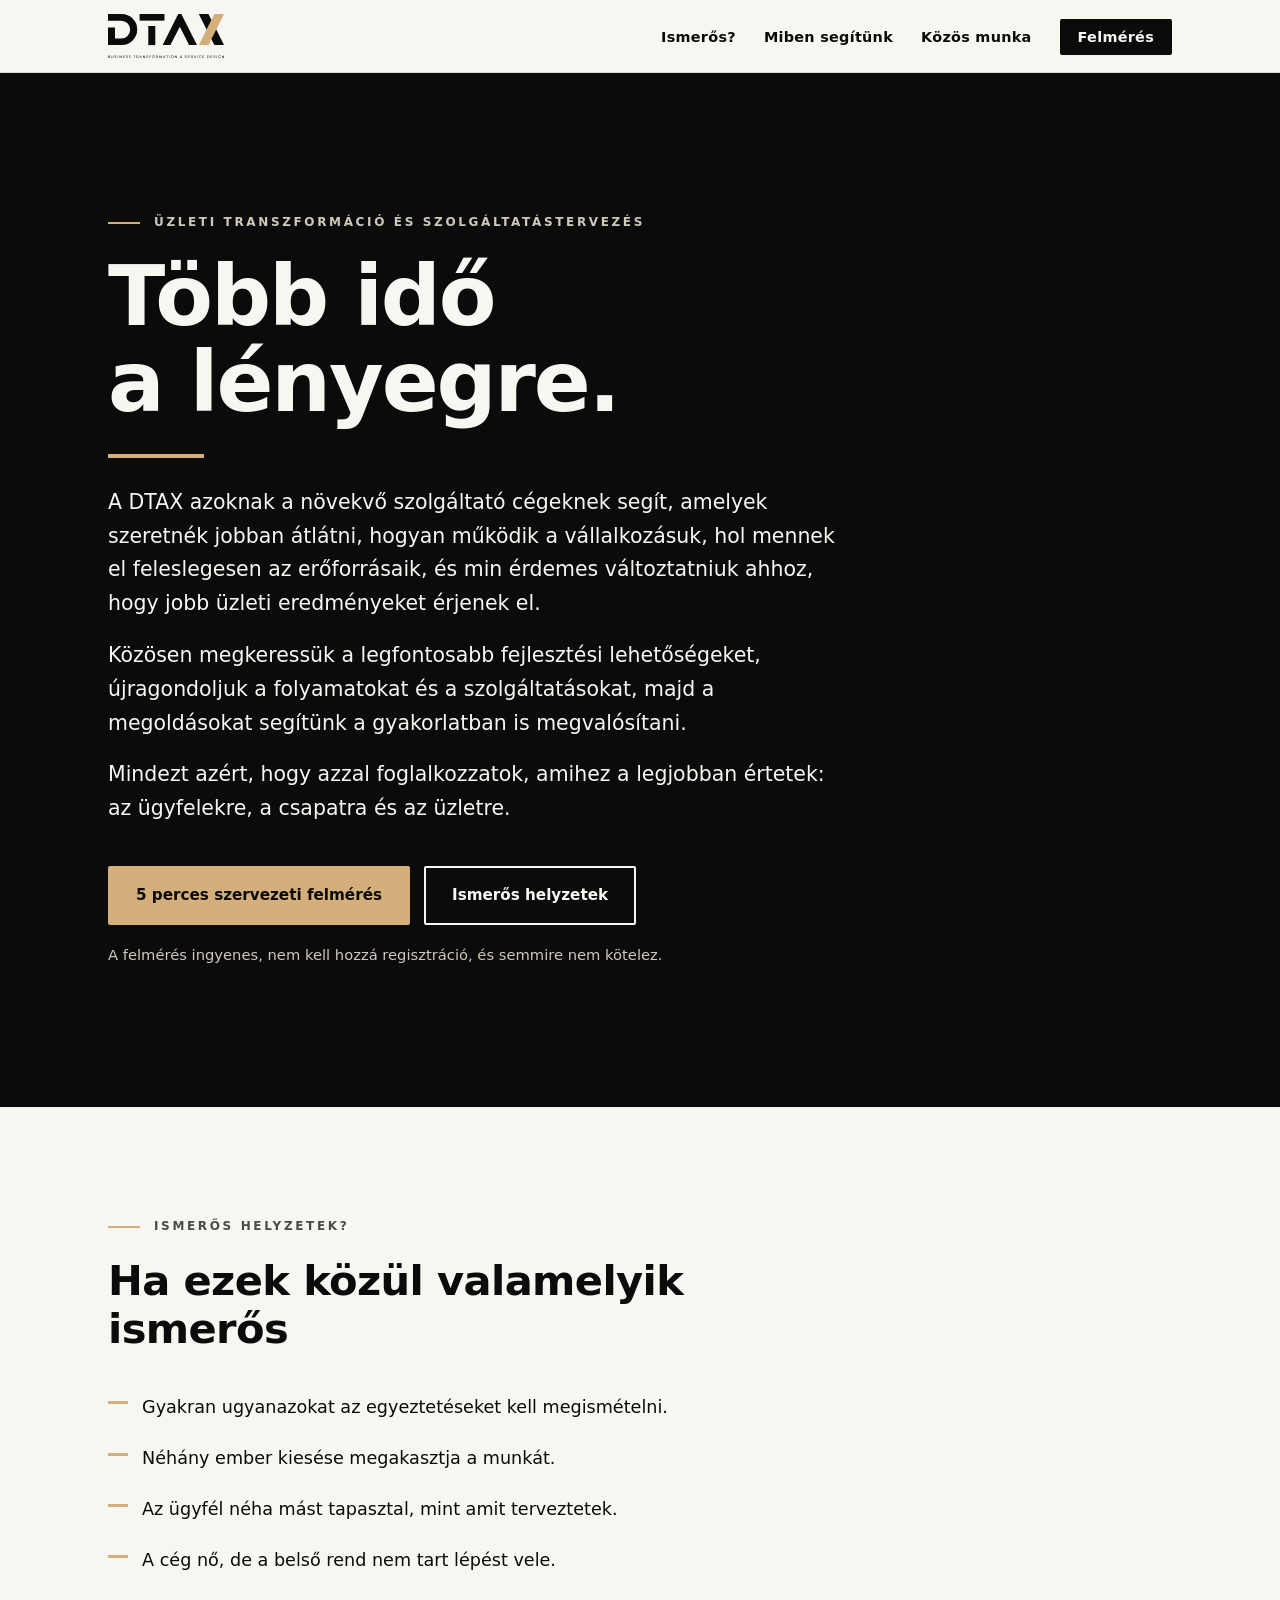
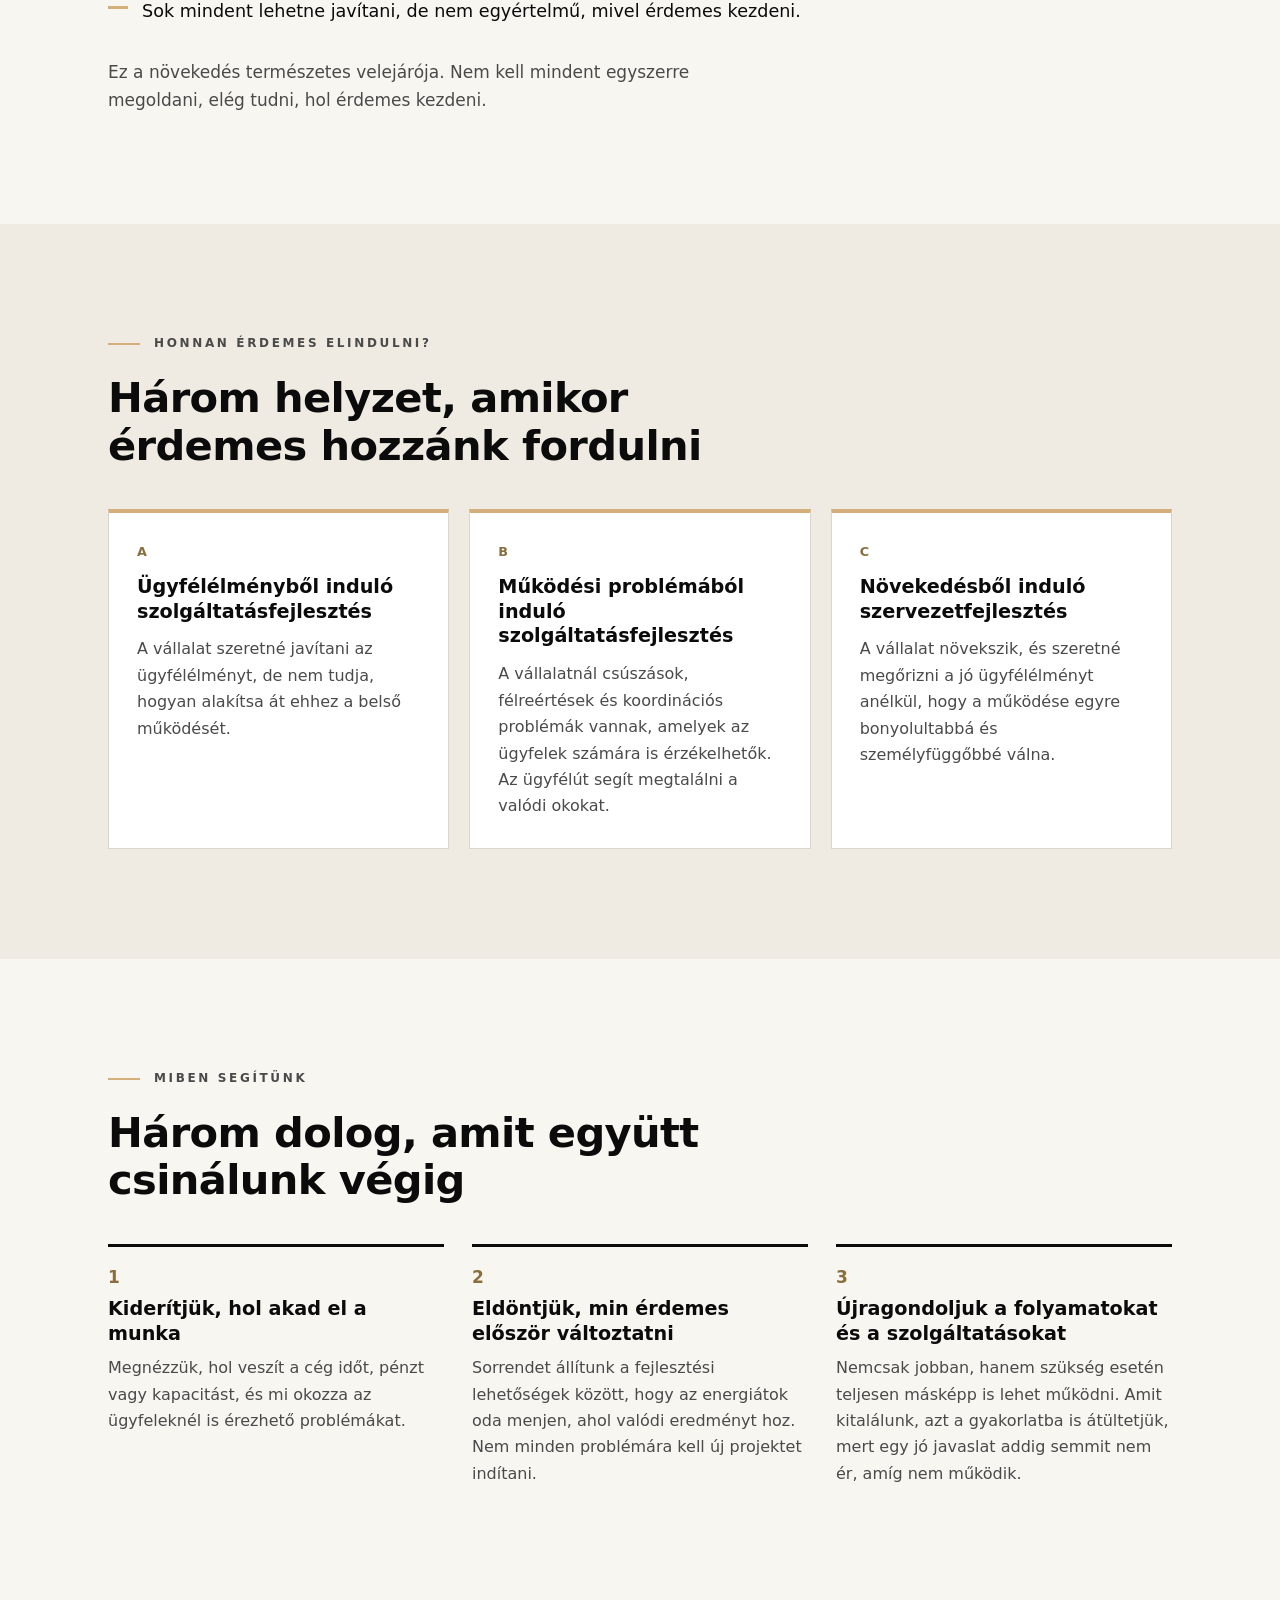
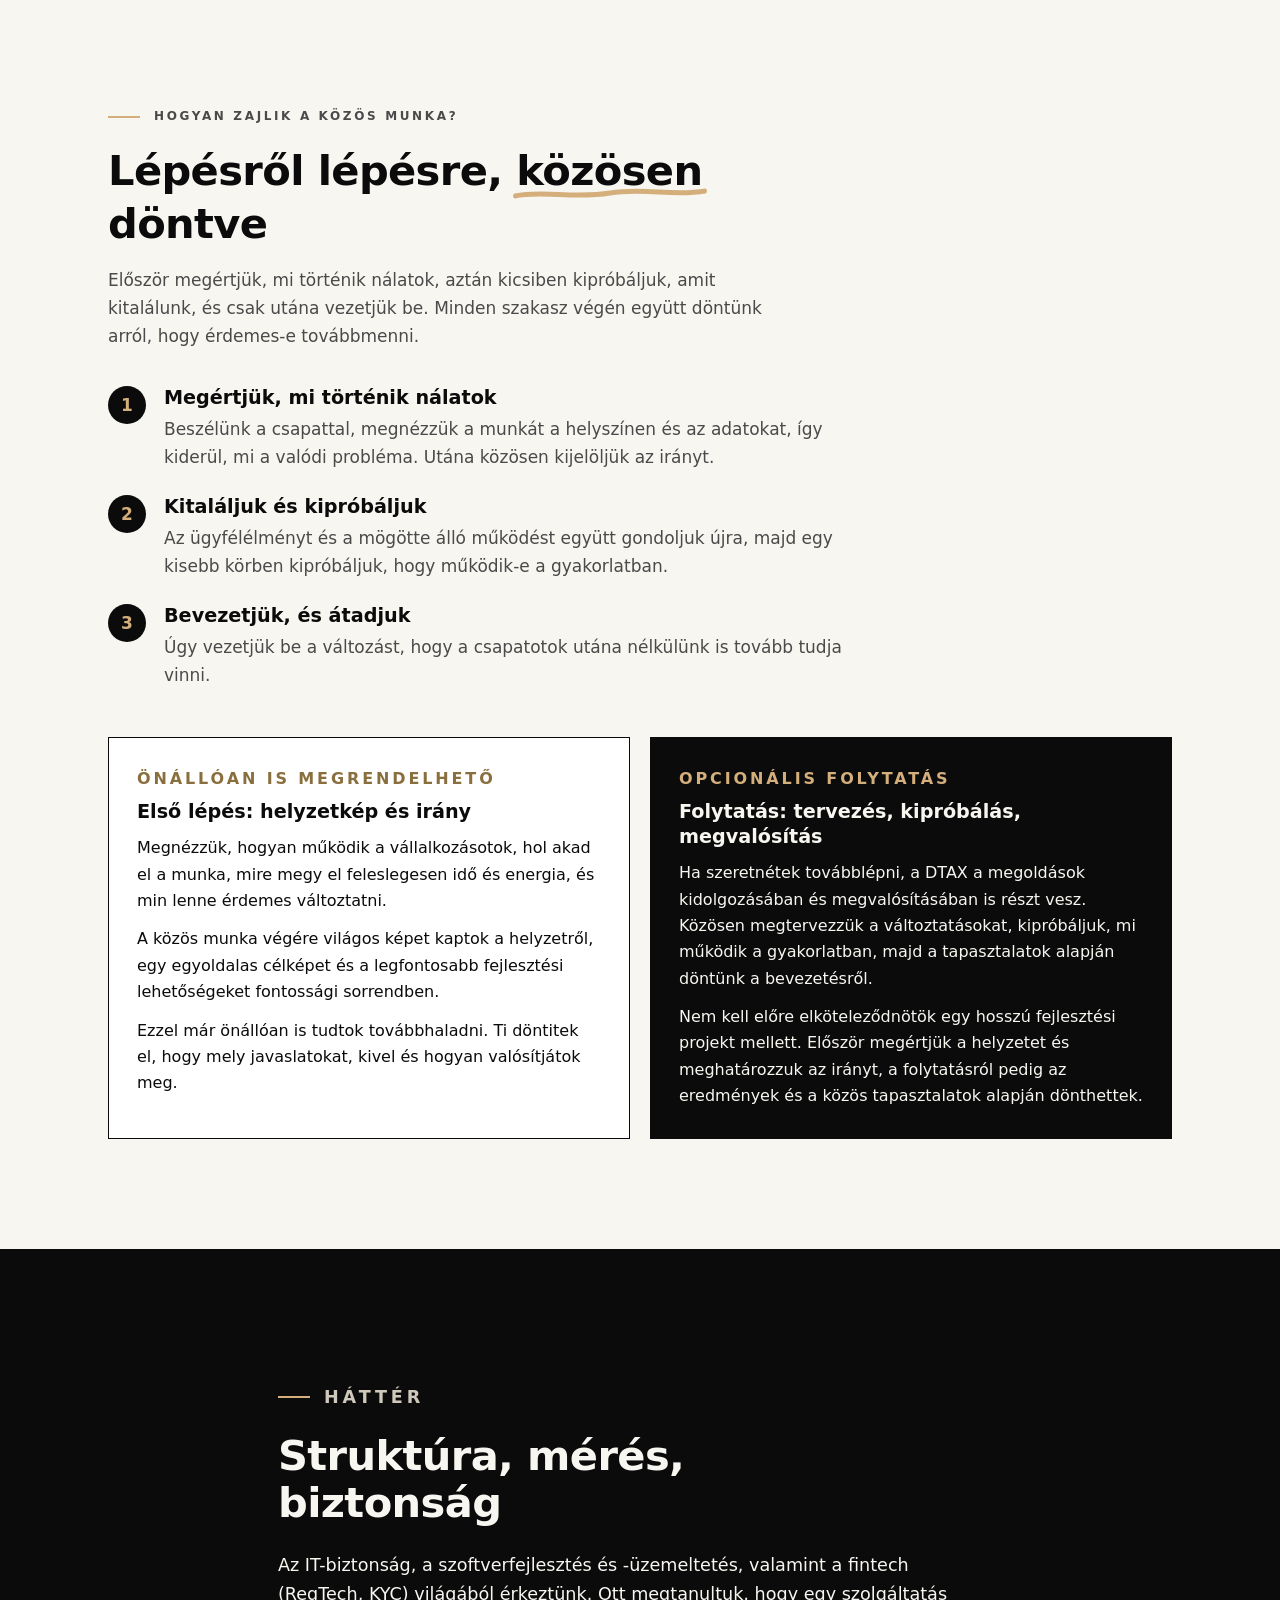
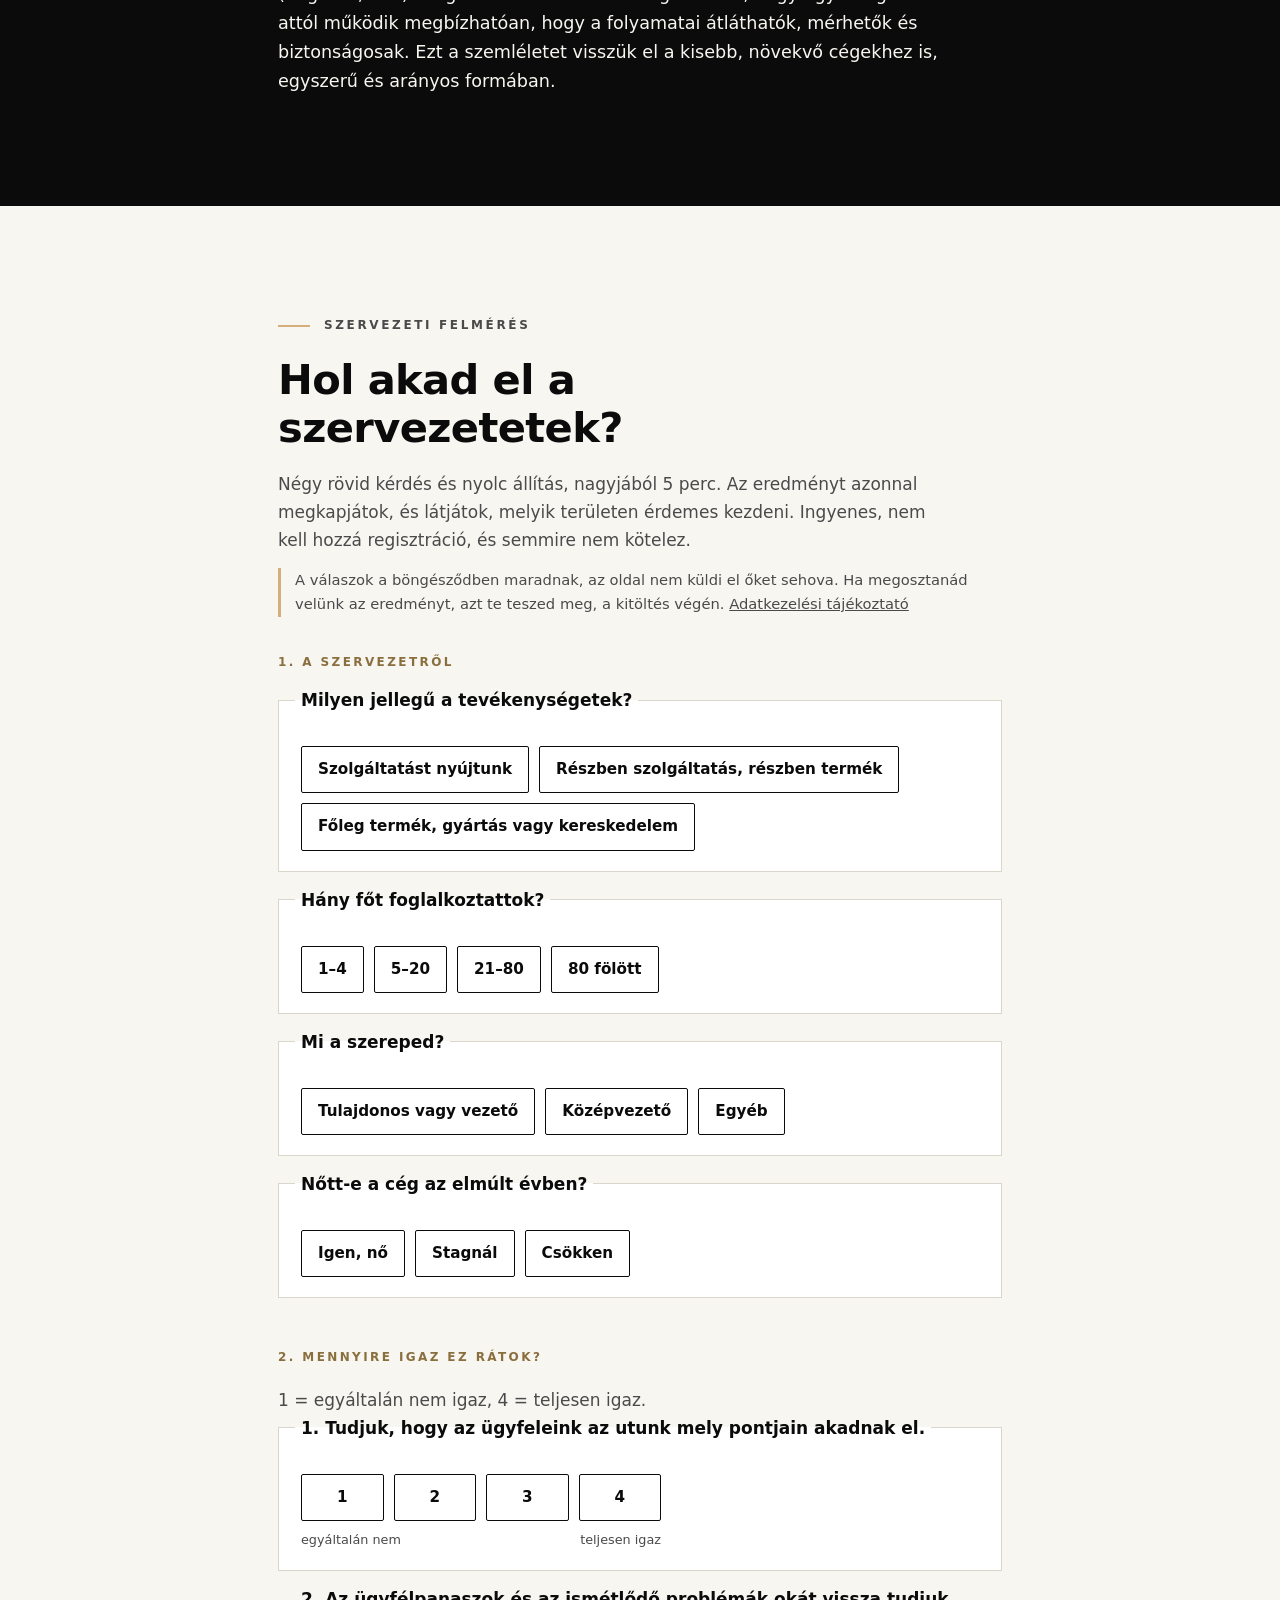
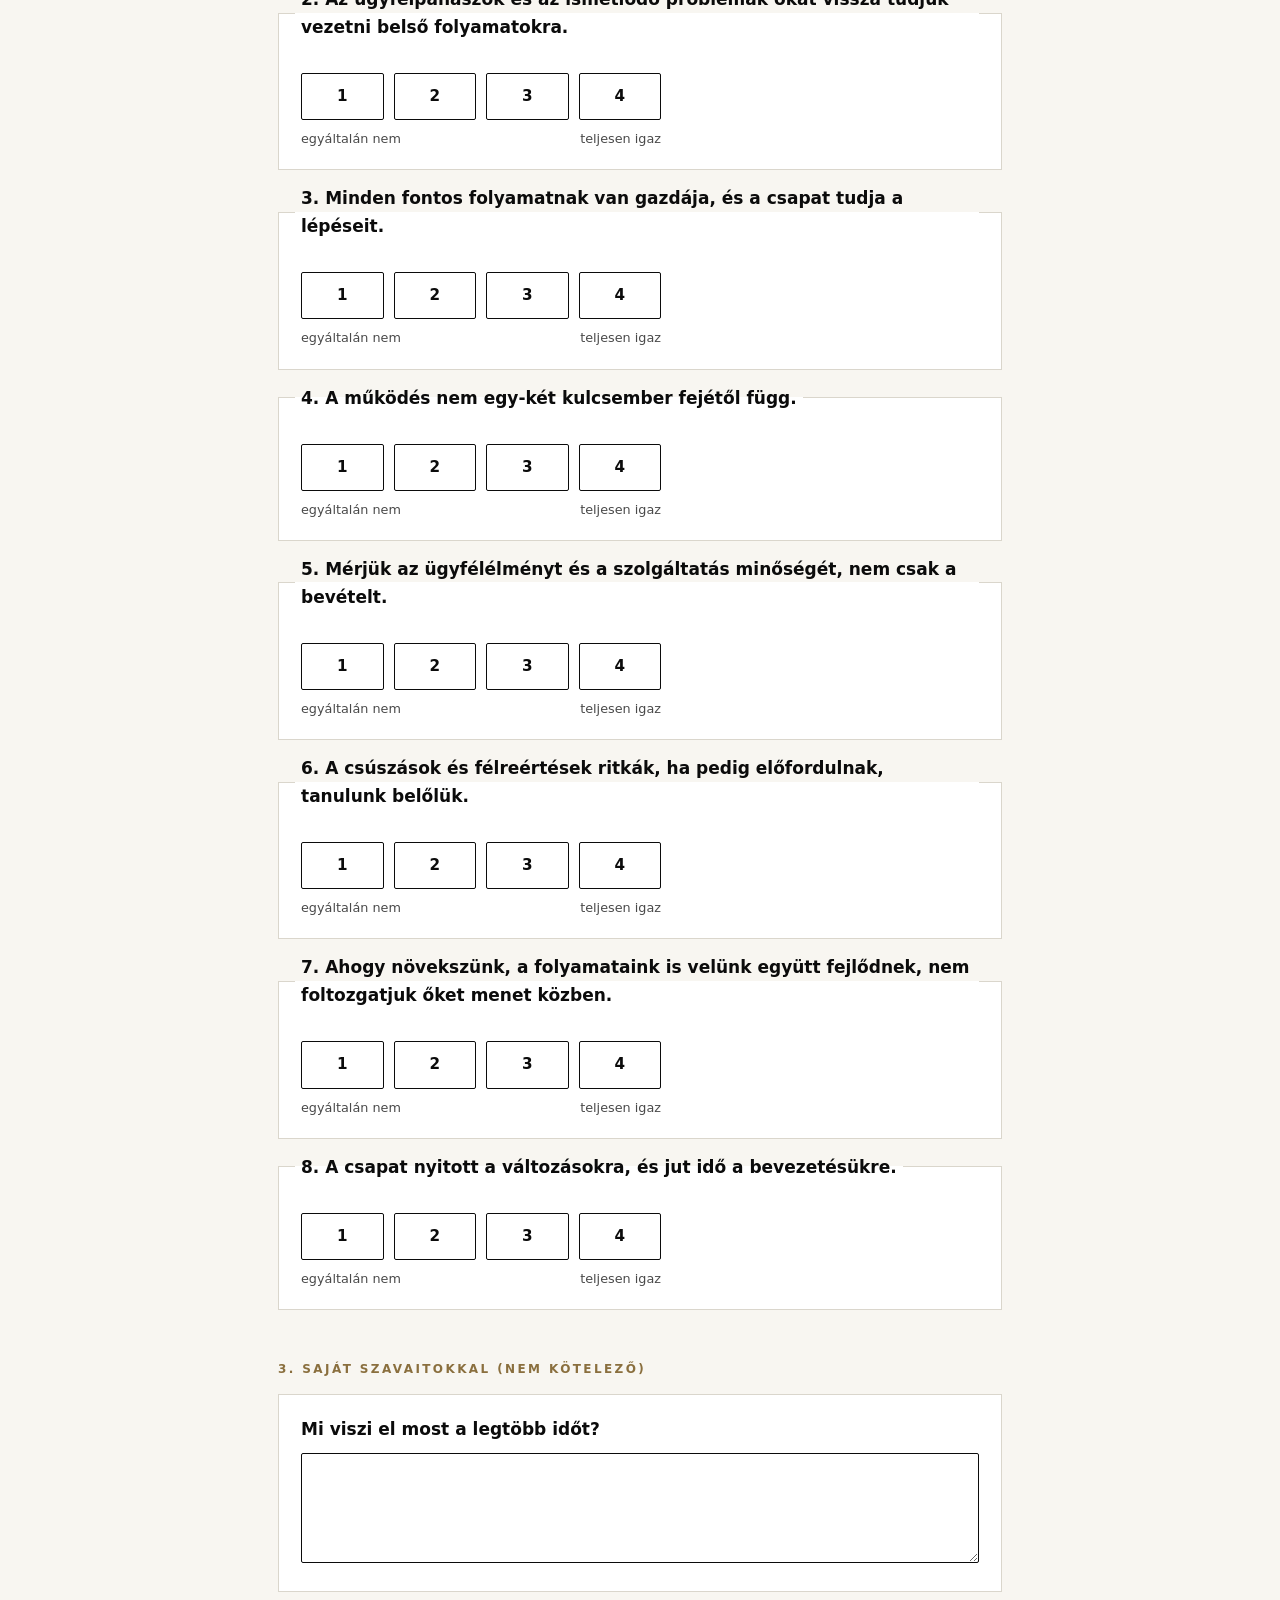
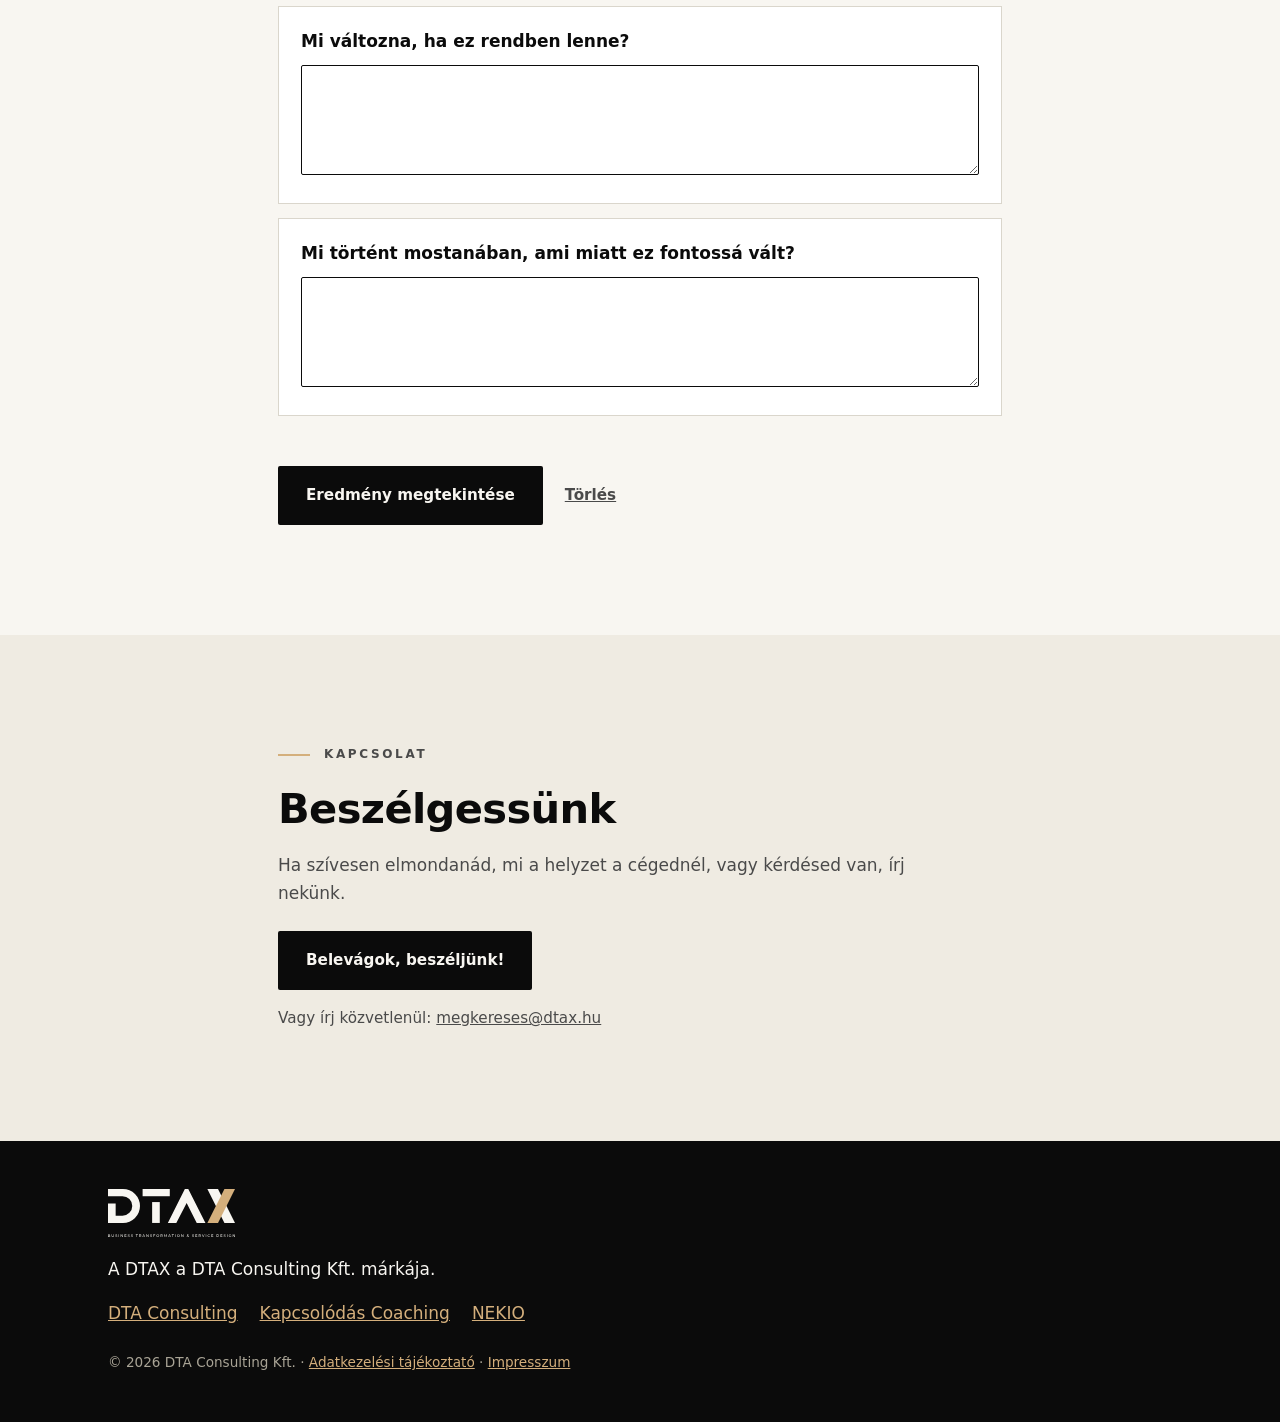
<file: index.html>
<!doctype html>
<html lang="hu">
<head>
  <meta charset="utf-8">
  <meta name="viewport" content="width=device-width, initial-scale=1">
  <title>DTAX – Több idő a lényegre</title>
  <meta name="description" content="A DTAX növekvő szolgáltató cégeknek segít jobban átlátni a működésüket, megtalálni, hol mennek el feleslegesen az erőforrásaik, és a változtatásokat a gyakorlatban is megvalósítani.">
  <meta name="theme-color" content="#0B0B0B">
  <link rel="canonical" href="https://dtax.hu/">
  <link rel="icon" href="assets/dtax-avatar-dark.svg" type="image/svg+xml">
  <link rel="apple-touch-icon" href="assets/apple-touch-icon.png">

  <meta property="og:type" content="website">
  <meta property="og:locale" content="hu_HU">
  <meta property="og:site_name" content="DTAX">
  <meta property="og:title" content="DTAX – Több idő a lényegre">
  <meta property="og:description" content="Megkeressük, hol akad el a munka, min érdemes változtatni, és a megoldásokat a gyakorlatba is átültetjük.">
  <meta property="og:url" content="https://dtax.hu/">
  <meta property="og:image" content="https://dtax.hu/assets/og-image.png">
  <meta property="og:image:width" content="1200">
  <meta property="og:image:height" content="630">
  <meta property="og:image:alt" content="DTAX">
  <meta name="twitter:card" content="summary_large_image">

  <link rel="stylesheet" href="styles.css">
  <script type="application/ld+json">
{
  "@context": "https://schema.org",
  "@type": "ProfessionalService",
  "@id": "https://dtax.hu/#service",
  "name": "DTAX",
  "description": "Üzleti transzformáció és szolgáltatástervezés növekvő szolgáltató vállalatoknak. Több idő a lényegre.",
  "url": "https://dtax.hu/",
  "logo": "https://dtax.hu/assets/apple-touch-icon.png",
  "email": "megkereses@dtax.hu",
  "areaServed": "HU",
  "address": {
    "@type": "PostalAddress",
    "streetAddress": "Váci út 76. 3. emelet",
    "postalCode": "1133",
    "addressLocality": "Budapest",
    "addressCountry": "HU"
  },
  "parentOrganization": {
    "@type": "Organization",
    "name": "DTA Consulting Kft.",
    "url": "https://dta-consulting.hu/"
  },
  "sameAs": [
    "https://www.linkedin.com/showcase/dta-x/"
  ]
}
  </script>
</head>
<body>
  <a class="skip" href="#main">Ugrás a tartalomra</a>

  <header class="site-header" id="top">
    <div class="wrap header-inner">
      <a class="logo" href="#top" aria-label="DTAX – oldal teteje">
        <img src="assets/dtax-logo-light.svg" alt="DTAX" width="200" height="76">
      </a>
      <button class="nav-toggle" type="button" aria-expanded="false" aria-controls="site-nav">
        <span class="nav-toggle-label">Menü</span>
        <span class="nav-toggle-bars" aria-hidden="true"></span>
      </button>
      <nav class="site-nav" id="site-nav" aria-label="Főmenü">
        <ul>
          <li><a href="#ismeros">Ismerős?</a></li>
          <li><a href="#terulet">Miben segítünk</a></li>
          <li><a href="#modszer">Közös munka</a></li>
          <li><a class="nav-cta" href="#felmeres">Felmérés</a></li>
        </ul>
      </nav>
    </div>
  </header>

  <main id="main">
    <section class="hero" aria-labelledby="hero-title">
      <div class="wrap hero-inner">
        <p class="eyebrow">Üzleti transzformáció és szolgáltatástervezés</p>
        <h1 id="hero-title">Több idő<br>a lényegre.</h1>
        <p class="lead">A DTAX azoknak a növekvő szolgáltató cégeknek segít, amelyek szeretnék jobban átlátni, hogyan működik a vállalkozásuk, hol mennek el feleslegesen az erőforrásaik, és min érdemes változtatniuk ahhoz, hogy jobb üzleti eredményeket érjenek el.</p>
        <p class="lead lead-2">Közösen megkeressük a legfontosabb fejlesztési lehetőségeket, újragondoljuk a folyamatokat és a szolgáltatásokat, majd a megoldásokat segítünk a gyakorlatban is megvalósítani.</p>
        <p class="lead lead-2">Mindezt azért, hogy azzal foglalkozzatok, amihez a legjobban értetek: az ügyfelekre, a csapatra és az üzletre.</p>
        <div class="hero-actions">
          <a class="btn btn-gold" href="#felmeres">5 perces szervezeti felmérés</a>
          <a class="btn btn-ghost" href="#ismeros">Ismerős helyzetek</a>
        </div>
        <p class="hero-note">A felmérés ingyenes, nem kell hozzá regisztráció, és semmire nem kötelez.</p>
      </div>
    </section>

    <section class="section" id="ismeros" aria-labelledby="ismeros-title">
      <div class="wrap">
        <p class="eyebrow">Ismerős helyzetek?</p>
        <h2 id="ismeros-title">Ha ezek közül valamelyik ismerős</h2>
        <ul class="symptoms">
          <li>Gyakran ugyanazokat az egyeztetéseket kell megismételni.</li>
          <li>Néhány ember kiesése megakasztja a munkát.</li>
          <li>Az ügyfél néha mást tapasztal, mint amit terveztetek.</li>
          <li>A cég nő, de a belső rend nem tart lépést vele.</li>
          <li>Sok mindent lehetne javítani, de nem egyértelmű, mivel érdemes kezdeni.</li>
        </ul>
        <p class="symptoms-note">Ez a növekedés természetes velejárója. Nem kell mindent egyszerre megoldani, elég tudni, hol érdemes kezdeni.</p>
      </div>
    </section>

    <section class="section alt" id="helyzetek" aria-labelledby="helyzetek-title">
      <div class="wrap">
        <p class="eyebrow">Honnan érdemes elindulni?</p>
        <h2 id="helyzetek-title">Három helyzet, amikor érdemes hozzánk fordulni</h2>
        <ul class="cards three">
          <li class="card">
            <span class="card-tag">A</span>
            <h3>Ügyfélélményből induló szolgáltatásfejlesztés</h3>
            <p>A vállalat szeretné javítani az ügyfélélményt, de nem tudja, hogyan alakítsa át ehhez a belső működését.</p>
          </li>
          <li class="card">
            <span class="card-tag">B</span>
            <h3>Működési problémából induló szolgáltatásfejlesztés</h3>
            <p>A vállalatnál csúszások, félreértések és koordinációs problémák vannak, amelyek az ügyfelek számára is érzékelhetők. Az ügyfélút segít megtalálni a valódi okokat.</p>
          </li>
          <li class="card">
            <span class="card-tag">C</span>
            <h3>Növekedésből induló szervezetfejlesztés</h3>
            <p>A vállalat növekszik, és szeretné megőrizni a jó ügyfélélményt anélkül, hogy a működése egyre bonyolultabbá és személyfüggőbbé válna.</p>
          </li>
        </ul>
      </div>
    </section>

    <section class="section" id="terulet" aria-labelledby="terulet-title">
      <div class="wrap">
        <p class="eyebrow">Miben segítünk</p>
        <h2 id="terulet-title">Három dolog, amit együtt csinálunk végig</h2>
        <ol class="areas">
          <li>
            <span class="area-n">1</span>
            <h3>Kiderítjük, hol akad el a munka</h3>
            <p>Megnézzük, hol veszít a cég időt, pénzt vagy kapacitást, és mi okozza az ügyfeleknél is érezhető problémákat.</p>
          </li>
          <li>
            <span class="area-n">2</span>
            <h3>Eldöntjük, min érdemes először változtatni</h3>
            <p>Sorrendet állítunk a fejlesztési lehetőségek között, hogy az energiátok oda menjen, ahol valódi eredményt hoz. Nem minden problémára kell új projektet indítani.</p>
          </li>
          <li>
            <span class="area-n">3</span>
            <h3>Újragondoljuk a folyamatokat és a szolgáltatásokat</h3>
            <p>Nemcsak jobban, hanem szükség esetén teljesen másképp is lehet működni. Amit kitalálunk, azt a gyakorlatba is átültetjük, mert egy jó javaslat addig semmit nem ér, amíg nem működik.</p>
          </li>
        </ol>
      </div>
    </section>

    <section class="section" id="modszer" aria-labelledby="modszer-title">
      <div class="wrap">
        <p class="eyebrow">Hogyan zajlik a közös munka?</p>
        <h2 id="modszer-title">Lépésről lépésre, <span class="hl">közösen</span> döntve</h2>
        <p class="section-lead">Először megértjük, mi történik nálatok, aztán kicsiben kipróbáljuk, amit kitalálunk, és csak utána vezetjük be. Minden szakasz végén együtt döntünk arról, hogy érdemes-e továbbmenni.</p>

        <ol class="steps">
          <li><span class="step-n">1</span><div><h3>Megértjük, mi történik nálatok</h3><p>Beszélünk a csapattal, megnézzük a munkát a helyszínen és az adatokat, így kiderül, mi a valódi probléma. Utána közösen kijelöljük az irányt.</p></div></li>
          <li><span class="step-n">2</span><div><h3>Kitaláljuk és kipróbáljuk</h3><p>Az ügyfélélményt és a mögötte álló működést együtt gondoljuk újra, majd egy kisebb körben kipróbáljuk, hogy működik-e a gyakorlatban.</p></div></li>
          <li><span class="step-n">3</span><div><h3>Bevezetjük, és átadjuk</h3><p>Úgy vezetjük be a változást, hogy a csapatotok utána nélkülünk is tovább tudja vinni.</p></div></li>
        </ol>

        <div class="packages">
          <article class="package">
            <p class="package-kicker">Önállóan is megrendelhető</p>
            <h3>Első lépés: helyzetkép és irány</h3>
            <p>Megnézzük, hogyan működik a vállalkozásotok, hol akad el a munka, mire megy el feleslegesen idő és energia, és min lenne érdemes változtatni.</p>
            <p>A közös munka végére világos képet kaptok a helyzetről, egy egyoldalas célképet és a legfontosabb fejlesztési lehetőségeket fontossági sorrendben.</p>
            <p>Ezzel már önállóan is tudtok továbbhaladni. Ti döntitek el, hogy mely javaslatokat, kivel és hogyan valósítjátok meg.</p>
          </article>
          <article class="package dark">
            <p class="package-kicker">Opcionális folytatás</p>
            <h3>Folytatás: tervezés, kipróbálás, megvalósítás</h3>
            <p>Ha szeretnétek továbblépni, a DTAX a megoldások kidolgozásában és megvalósításában is részt vesz. Közösen megtervezzük a változtatásokat, kipróbáljuk, mi működik a gyakorlatban, majd a tapasztalatok alapján döntünk a bevezetésről.</p>
            <p>Nem kell előre elköteleződnötök egy hosszú fejlesztési projekt mellett. Először megértjük a helyzetet és meghatározzuk az irányt, a folytatásról pedig az eredmények és a közös tapasztalatok alapján dönthettek.</p>
          </article>
        </div>
      </div>
    </section>

    <section class="section dark" id="hatter" aria-labelledby="hatter-title">
      <div class="wrap narrow">
        <p class="eyebrow">Háttér</p>
        <h2 id="hatter-title">Struktúra, mérés, biztonság</h2>
        <p>Az IT-biztonság, a szoftverfejlesztés és -üzemeltetés, valamint a fintech (RegTech, KYC) világából érkeztünk. Ott megtanultuk, hogy egy szolgáltatás attól működik megbízhatóan, hogy a folyamatai átláthatók, mérhetők és biztonságosak. Ezt a szemléletet visszük el a kisebb, növekvő cégekhez is, egyszerű és arányos formában.</p>
      </div>
    </section>

    <section class="section" id="felmeres" aria-labelledby="felmeres-title">
      <div class="wrap narrow">
        <p class="eyebrow">Szervezeti felmérés</p>
        <h2 id="felmeres-title">Hol akad el a szervezetetek?</h2>
        <p class="section-lead">Négy rövid kérdés és nyolc állítás, nagyjából 5 perc. Az eredményt azonnal megkapjátok, és látjátok, melyik területen érdemes kezdeni. Ingyenes, nem kell hozzá regisztráció, és semmire nem kötelez.</p>
        <p class="privacy-note" id="privacy-note">A válaszok a böngésződben maradnak, az oldal nem küldi el őket sehova. Ha megosztanád velünk az eredményt, azt te teszed meg, a kitöltés végén. <a href="adatkezelesi-tajekoztato.html">Adatkezelési tájékoztató</a></p>

        <form id="assessment" novalidate aria-describedby="privacy-note">
          <div id="assessment-fields"></div>
          <p class="form-error" id="form-error" role="alert" hidden></p>
          <div class="form-actions">
            <button class="btn btn-ink" type="submit">Eredmény megtekintése</button>
            <button class="btn btn-link" type="reset" id="reset-btn">Törlés</button>
          </div>
        </form>

        <section id="result" class="result" tabindex="-1" aria-live="polite" hidden></section>
      </div>
    </section>

    <section class="section alt" id="kapcsolat" aria-labelledby="kapcsolat-title">
      <div class="wrap narrow">
        <p class="eyebrow">Kapcsolat</p>
        <h2 id="kapcsolat-title">Beszélgessünk</h2>
        <p class="section-lead">Ha szívesen elmondanád, mi a helyzet a cégednél, vagy kérdésed van, írj nekünk.</p>
        <p class="contact-line"><a class="btn btn-ink" href="mailto:megkereses@dtax.hu?subject=Beszéljünk">Belevágok, beszéljünk!</a></p>
        <p class="contact-alt">Vagy írj közvetlenül: <a href="mailto:megkereses@dtax.hu">megkereses@dtax.hu</a></p>
      </div>
    </section>
  </main>

  <footer class="site-footer">
    <div class="wrap footer-inner">
      <img src="assets/dtax-logo-dark.svg" alt="DTAX" width="160" height="61">
      <p>A DTAX a DTA Consulting Kft. márkája.</p>
      <nav class="footer-links" aria-label="Márkáink">
        <a href="https://dta-consulting.hu/">DTA Consulting</a>
        <a href="https://kapcsolodascoaching.hu/">Kapcsolódás Coaching</a>
        <a href="https://nekio.app/">NEKIO</a>
        <!-- SecHack: a link akkor kerüljön ide, ha a sechack.hu élesedett -->
      </nav>
      <p class="copy">© <span id="year">2026</span> DTA Consulting Kft. · <a href="adatkezelesi-tajekoztato.html">Adatkezelési tájékoztató</a> · <a href="impresszum.html">Impresszum</a></p>
    </div>
  </footer>

  <script data-goatcounter="https://dtax.goatcounter.com/count"
          async src="//gc.zgo.at/count.js"></script>
  <script src="script.js"></script>
</body>
</html>
</file>
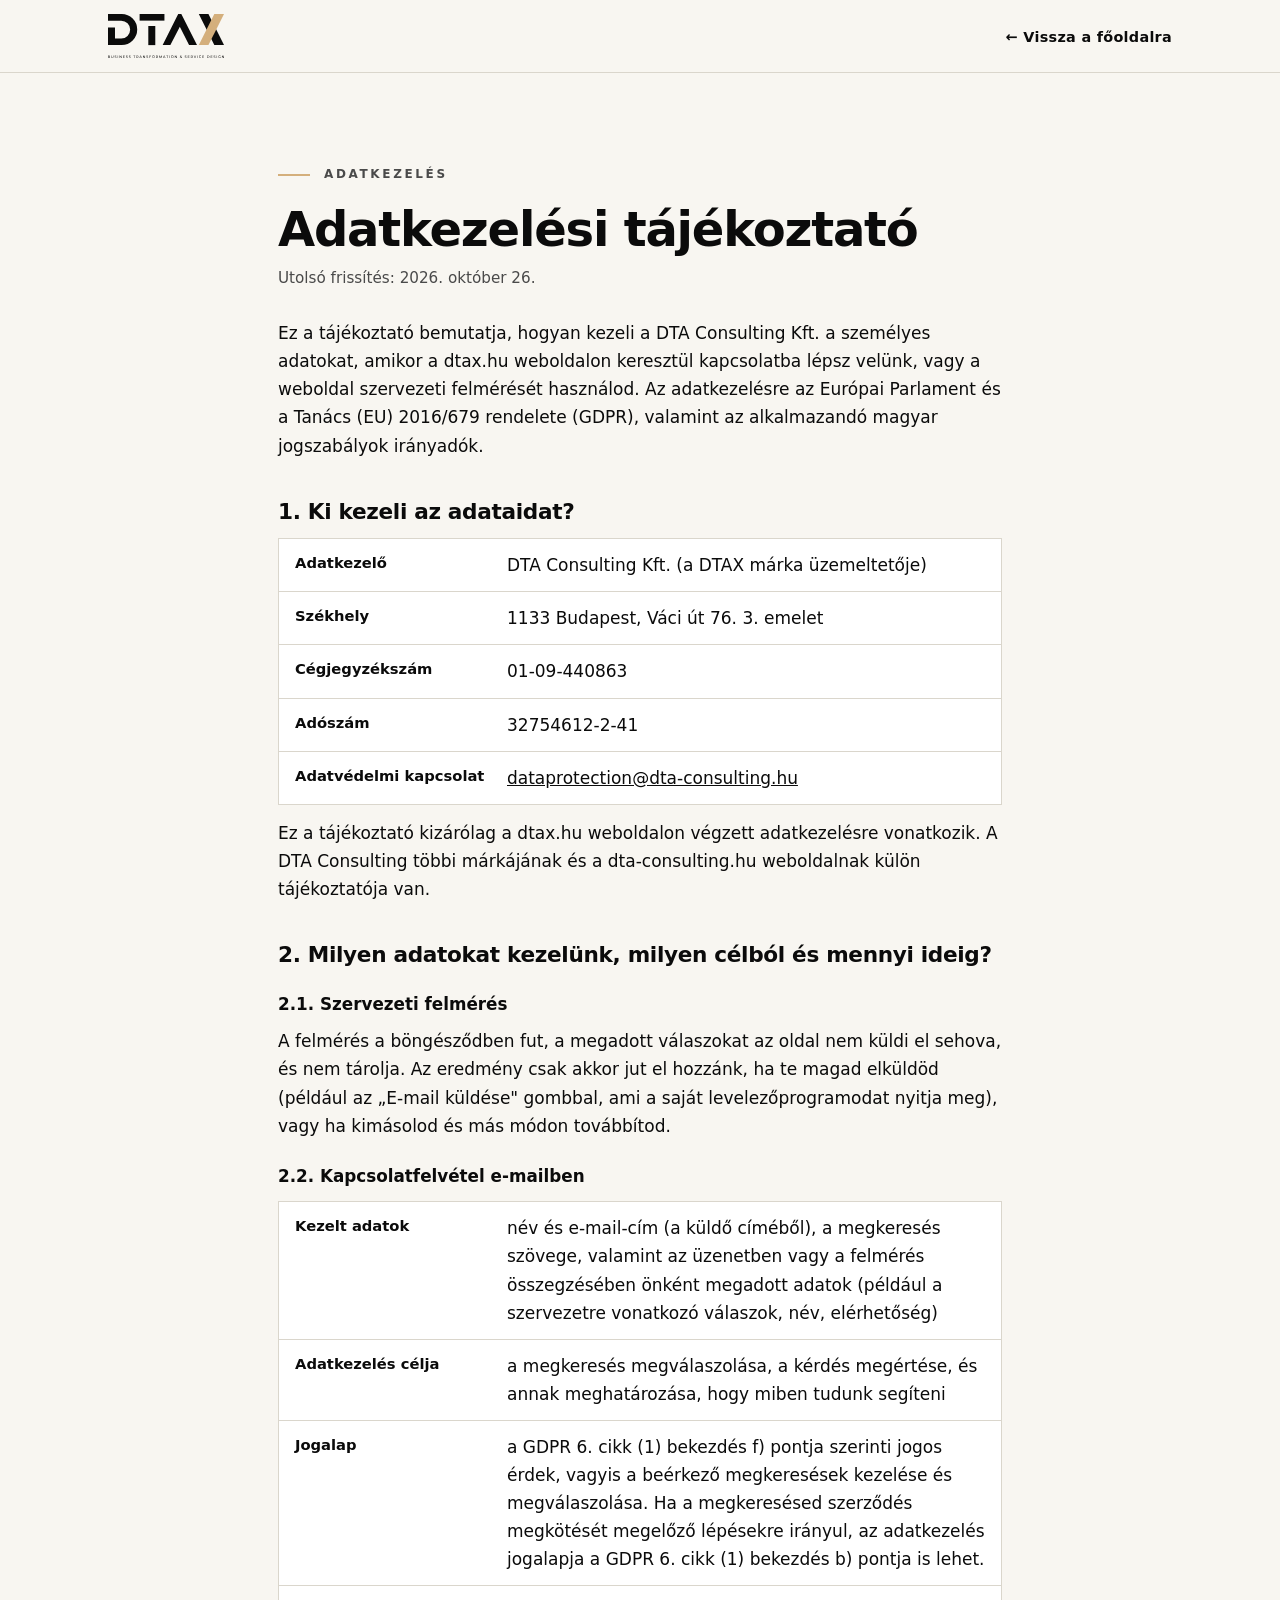
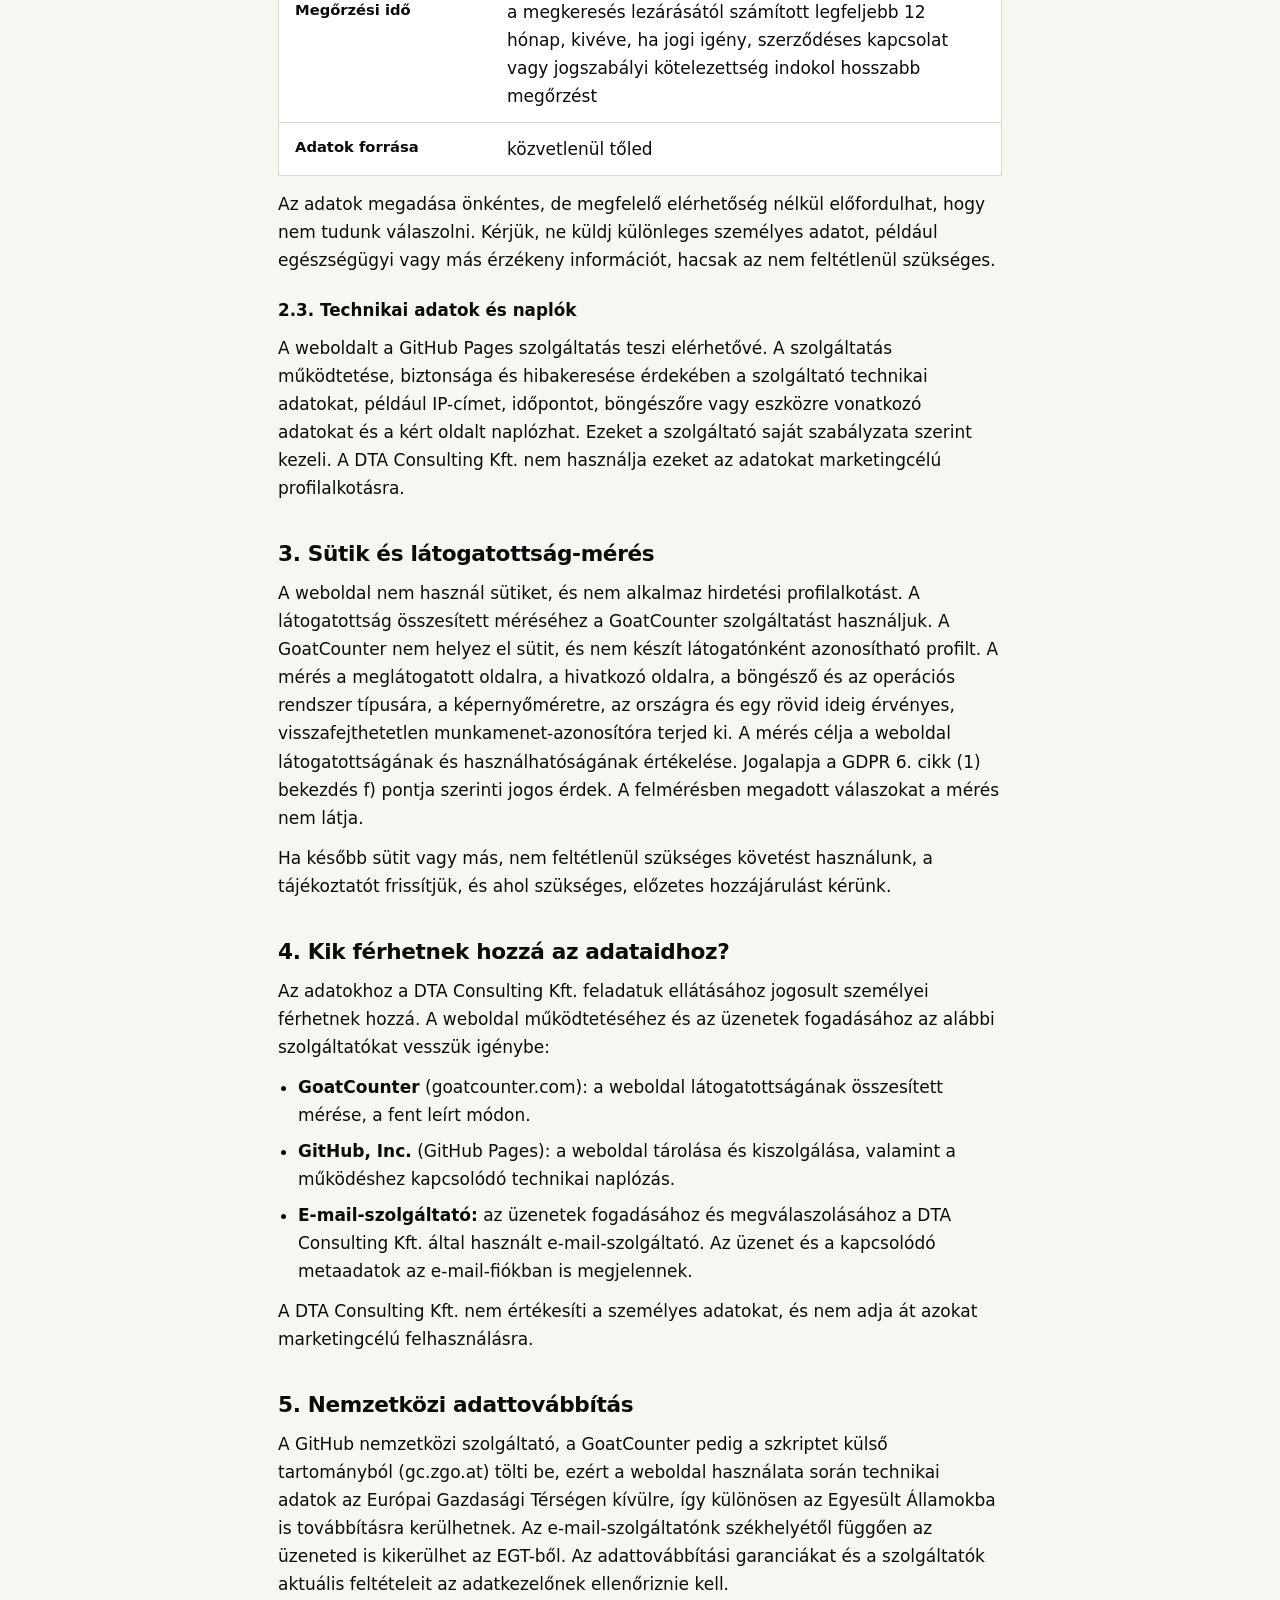
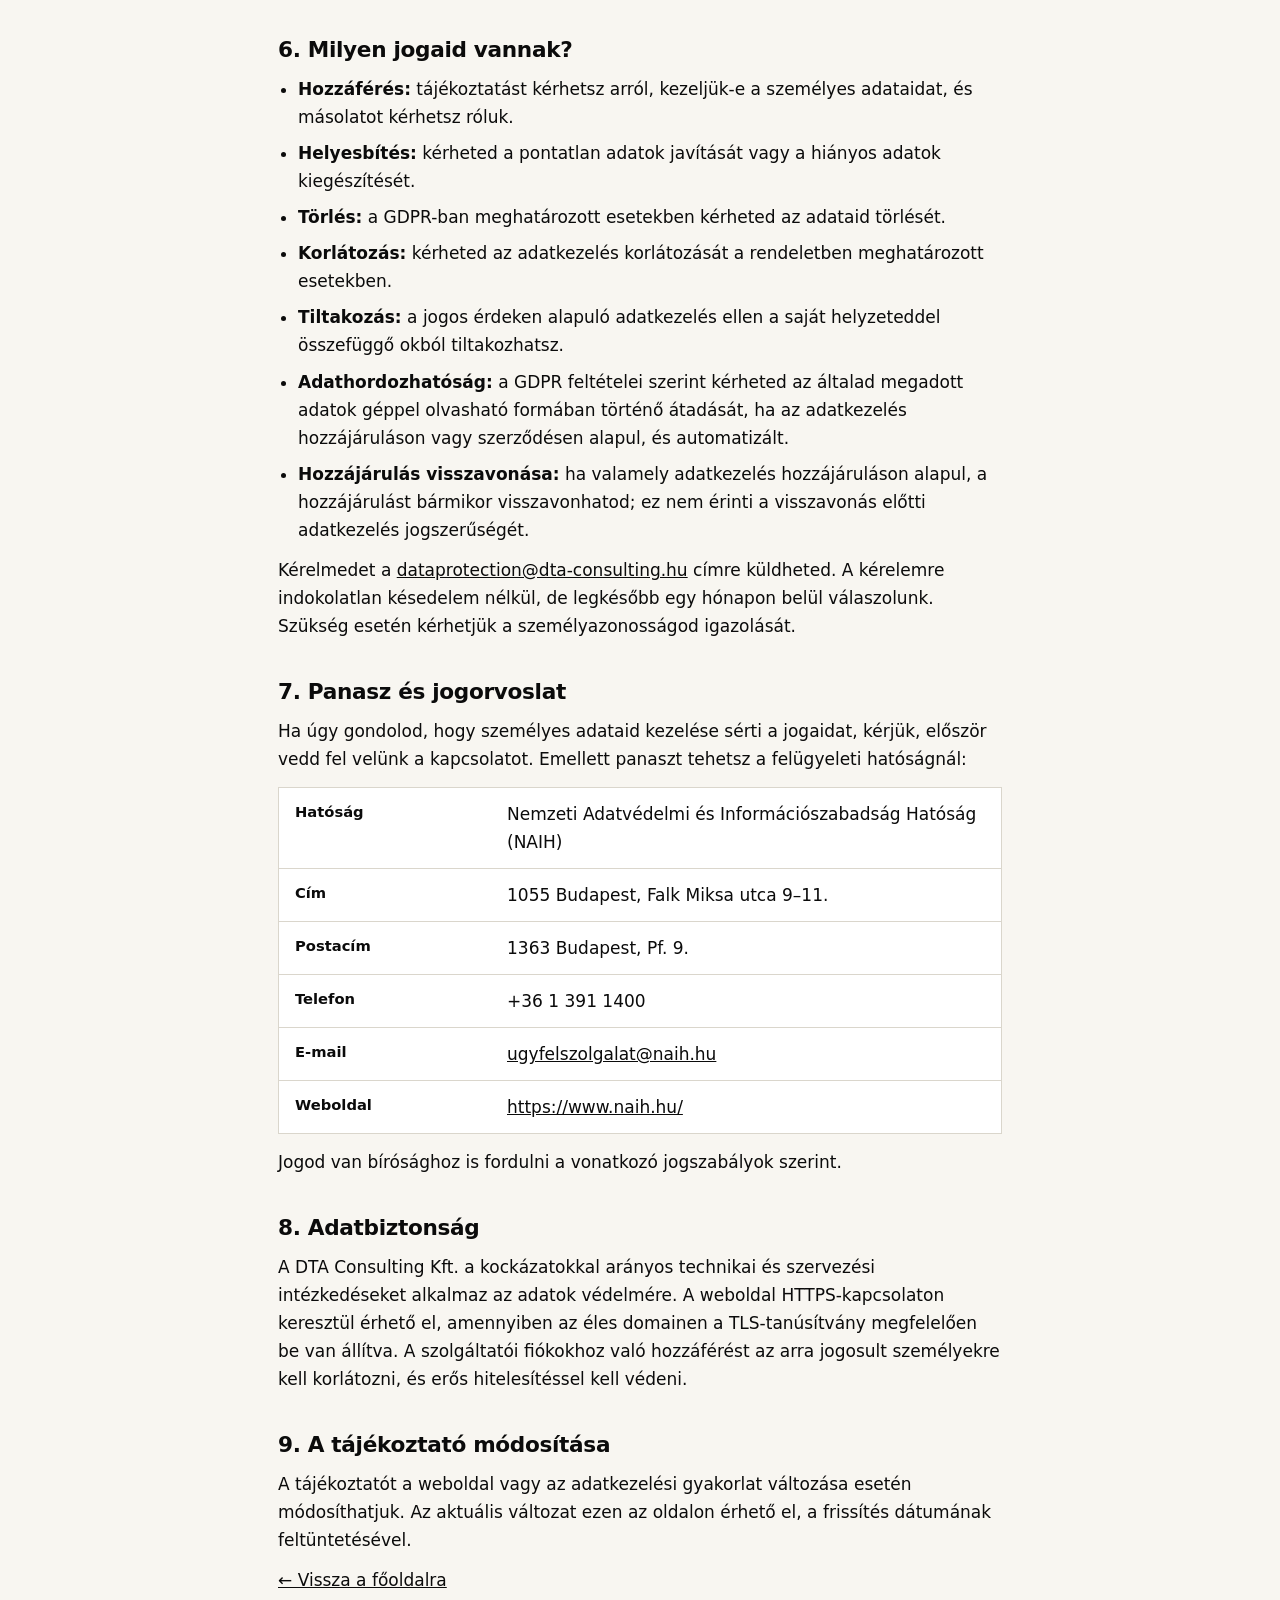
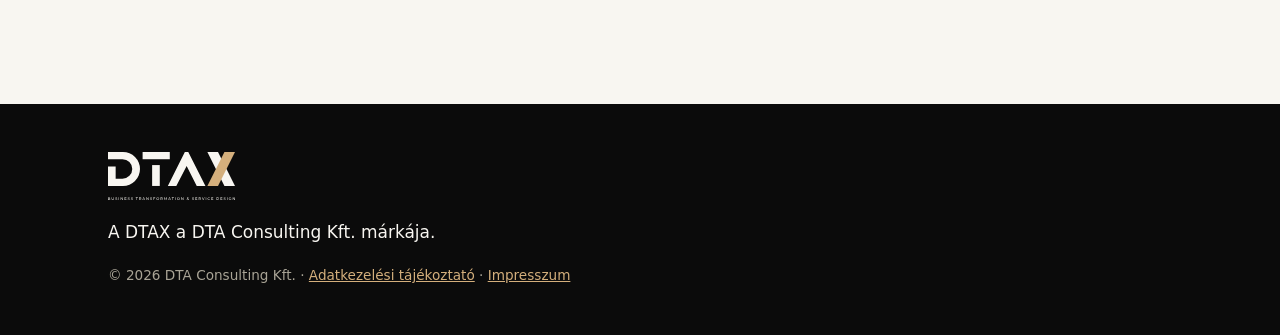
<file: adatkezelesi-tajekoztato.html>
<!doctype html>
<html lang="hu">
<head>
  <meta charset="utf-8">
  <meta name="viewport" content="width=device-width, initial-scale=1">
  <title>Adatkezelési tájékoztató – DTAX</title>
  <meta name="description" content="A DTA Consulting Kft. adatkezelési tájékoztatója a dtax.hu weboldalon történő kapcsolatfelvételről és a szervezeti felmérésről.">
  <meta name="theme-color" content="#0B0B0B">
  <link rel="canonical" href="https://dtax.hu/adatkezelesi-tajekoztato.html">
  <link rel="icon" href="assets/dtax-avatar-dark.svg" type="image/svg+xml">
  <link rel="apple-touch-icon" href="assets/apple-touch-icon.png">
  <link rel="stylesheet" href="styles.css">
</head>
<body>
  <a class="skip" href="#main">Ugrás a tartalomra</a>

  <header class="site-header">
    <div class="wrap header-inner">
      <a class="logo" href="index.html" aria-label="DTAX – vissza a főoldalra">
        <img src="assets/dtax-logo-light.svg" alt="DTAX" width="200" height="76">
      </a>
      <nav class="site-nav" aria-label="Főmenü">
        <ul><li><a href="index.html">← Vissza a főoldalra</a></li></ul>
      </nav>
    </div>
  </header>

  <main id="main" class="legal">
    <div class="wrap narrow legal-wrap">
      <p class="eyebrow">Adatkezelés</p>
      <h1>Adatkezelési tájékoztató</h1>
      <p class="legal-meta">Utolsó frissítés: 2026. október 26.</p>

      <p>Ez a tájékoztató bemutatja, hogyan kezeli a DTA Consulting Kft. a személyes adatokat, amikor a dtax.hu weboldalon keresztül kapcsolatba lépsz velünk, vagy a weboldal szervezeti felmérését használod. Az adatkezelésre az Európai Parlament és a Tanács (EU) 2016/679 rendelete (GDPR), valamint az alkalmazandó magyar jogszabályok irányadók.</p>

      <h2>1. Ki kezeli az adataidat?</h2>
      <dl class="facts">
        <div><dt>Adatkezelő</dt><dd>DTA Consulting Kft. (a DTAX márka üzemeltetője)</dd></div>
        <div><dt>Székhely</dt><dd>1133 Budapest, Váci út 76. 3. emelet</dd></div>
        <div><dt>Cégjegyzékszám</dt><dd>01-09-440863</dd></div>
        <div><dt>Adószám</dt><dd>32754612-2-41</dd></div>
        <div><dt>Adatvédelmi kapcsolat</dt><dd><a href="mailto:dataprotection@dta-consulting.hu">dataprotection@dta-consulting.hu</a></dd></div>
      </dl>
      <p>Ez a tájékoztató kizárólag a dtax.hu weboldalon végzett adatkezelésre vonatkozik. A DTA Consulting többi márkájának és a dta-consulting.hu weboldalnak külön tájékoztatója van.</p>

      <h2>2. Milyen adatokat kezelünk, milyen célból és mennyi ideig?</h2>

      <h3>2.1. Szervezeti felmérés</h3>
      <p>A felmérés a böngésződben fut, a megadott válaszokat az oldal nem küldi el sehova, és nem tárolja. Az eredmény csak akkor jut el hozzánk, ha te magad elküldöd (például az „E-mail küldése" gombbal, ami a saját levelezőprogramodat nyitja meg), vagy ha kimásolod és más módon továbbítod.</p>

      <h3>2.2. Kapcsolatfelvétel e-mailben</h3>
      <dl class="facts">
        <div><dt>Kezelt adatok</dt><dd>név és e-mail-cím (a küldő címéből), a megkeresés szövege, valamint az üzenetben vagy a felmérés összegzésében önként megadott adatok (például a szervezetre vonatkozó válaszok, név, elérhetőség)</dd></div>
        <div><dt>Adatkezelés célja</dt><dd>a megkeresés megválaszolása, a kérdés megértése, és annak meghatározása, hogy miben tudunk segíteni</dd></div>
        <div><dt>Jogalap</dt><dd>a GDPR 6. cikk (1) bekezdés f) pontja szerinti jogos érdek, vagyis a beérkező megkeresések kezelése és megválaszolása. Ha a megkeresésed szerződés megkötését megelőző lépésekre irányul, az adatkezelés jogalapja a GDPR 6. cikk (1) bekezdés b) pontja is lehet.</dd></div>
        <div><dt>Megőrzési idő</dt><dd>a megkeresés lezárásától számított legfeljebb 12 hónap, kivéve, ha jogi igény, szerződéses kapcsolat vagy jogszabályi kötelezettség indokol hosszabb megőrzést</dd></div>
        <div><dt>Adatok forrása</dt><dd>közvetlenül tőled</dd></div>
      </dl>
      <p>Az adatok megadása önkéntes, de megfelelő elérhetőség nélkül előfordulhat, hogy nem tudunk válaszolni. Kérjük, ne küldj különleges személyes adatot, például egészségügyi vagy más érzékeny információt, hacsak az nem feltétlenül szükséges.</p>

      <h3>2.3. Technikai adatok és naplók</h3>
      <p>A weboldalt a GitHub Pages szolgáltatás teszi elérhetővé. A szolgáltatás működtetése, biztonsága és hibakeresése érdekében a szolgáltató technikai adatokat, például IP-címet, időpontot, böngészőre vagy eszközre vonatkozó adatokat és a kért oldalt naplózhat. Ezeket a szolgáltató saját szabályzata szerint kezeli. A DTA Consulting Kft. nem használja ezeket az adatokat marketingcélú profilalkotásra.</p>

      <h2>3. Sütik és látogatottság-mérés</h2>
      <p>A weboldal nem használ sütiket, és nem alkalmaz hirdetési profilalkotást. A látogatottság összesített méréséhez a GoatCounter szolgáltatást használjuk. A GoatCounter nem helyez el sütit, és nem készít látogatónként azonosítható profilt. A mérés a meglátogatott oldalra, a hivatkozó oldalra, a böngésző és az operációs rendszer típusára, a képernyőméretre, az országra és egy rövid ideig érvényes, visszafejthetetlen munkamenet-azonosítóra terjed ki. A mérés célja a weboldal látogatottságának és használhatóságának értékelése. Jogalapja a GDPR 6. cikk (1) bekezdés f) pontja szerinti jogos érdek. A felmérésben megadott válaszokat a mérés nem látja.</p>
      <p>Ha később sütit vagy más, nem feltétlenül szükséges követést használunk, a tájékoztatót frissítjük, és ahol szükséges, előzetes hozzájárulást kérünk.</p>

      <h2>4. Kik férhetnek hozzá az adataidhoz?</h2>
      <p>Az adatokhoz a DTA Consulting Kft. feladatuk ellátásához jogosult személyei férhetnek hozzá. A weboldal működtetéséhez és az üzenetek fogadásához az alábbi szolgáltatókat vesszük igénybe:</p>
      <ul class="legal-list">
        <li><strong>GoatCounter</strong> (goatcounter.com): a weboldal látogatottságának összesített mérése, a fent leírt módon.</li>
        <li><strong>GitHub, Inc.</strong> (GitHub Pages): a weboldal tárolása és kiszolgálása, valamint a működéshez kapcsolódó technikai naplózás.</li>
        <li><strong>E-mail-szolgáltató:</strong> az üzenetek fogadásához és megválaszolásához a DTA Consulting Kft. által használt e-mail-szolgáltató. Az üzenet és a kapcsolódó metaadatok az e-mail-fiókban is megjelennek.</li>
      </ul>
      <p>A DTA Consulting Kft. nem értékesíti a személyes adatokat, és nem adja át azokat marketingcélú felhasználásra.</p>

      <h2>5. Nemzetközi adattovábbítás</h2>
      <p>A GitHub nemzetközi szolgáltató, a GoatCounter pedig a szkriptet külső tartományból (gc.zgo.at) tölti be, ezért a weboldal használata során technikai adatok az Európai Gazdasági Térségen kívülre, így különösen az Egyesült Államokba is továbbításra kerülhetnek. Az e-mail-szolgáltatónk székhelyétől függően az üzeneted is kikerülhet az EGT-ből. Az adattovábbítási garanciákat és a szolgáltatók aktuális feltételeit az adatkezelőnek ellenőriznie kell.</p>

      <h2>6. Milyen jogaid vannak?</h2>
      <ul class="legal-list">
        <li><strong>Hozzáférés:</strong> tájékoztatást kérhetsz arról, kezeljük-e a személyes adataidat, és másolatot kérhetsz róluk.</li>
        <li><strong>Helyesbítés:</strong> kérheted a pontatlan adatok javítását vagy a hiányos adatok kiegészítését.</li>
        <li><strong>Törlés:</strong> a GDPR-ban meghatározott esetekben kérheted az adataid törlését.</li>
        <li><strong>Korlátozás:</strong> kérheted az adatkezelés korlátozását a rendeletben meghatározott esetekben.</li>
        <li><strong>Tiltakozás:</strong> a jogos érdeken alapuló adatkezelés ellen a saját helyzeteddel összefüggő okból tiltakozhatsz.</li>
        <li><strong>Adathordozhatóság:</strong> a GDPR feltételei szerint kérheted az általad megadott adatok géppel olvasható formában történő átadását, ha az adatkezelés hozzájáruláson vagy szerződésen alapul, és automatizált.</li>
        <li><strong>Hozzájárulás visszavonása:</strong> ha valamely adatkezelés hozzájáruláson alapul, a hozzájárulást bármikor visszavonhatod; ez nem érinti a visszavonás előtti adatkezelés jogszerűségét.</li>
      </ul>
      <p>Kérelmedet a <a href="mailto:dataprotection@dta-consulting.hu">dataprotection@dta-consulting.hu</a> címre küldheted. A kérelemre indokolatlan késedelem nélkül, de legkésőbb egy hónapon belül válaszolunk. Szükség esetén kérhetjük a személyazonosságod igazolását.</p>

      <h2>7. Panasz és jogorvoslat</h2>
      <p>Ha úgy gondolod, hogy személyes adataid kezelése sérti a jogaidat, kérjük, először vedd fel velünk a kapcsolatot. Emellett panaszt tehetsz a felügyeleti hatóságnál:</p>
      <dl class="facts">
        <div><dt>Hatóság</dt><dd>Nemzeti Adatvédelmi és Információszabadság Hatóság (NAIH)</dd></div>
        <div><dt>Cím</dt><dd>1055 Budapest, Falk Miksa utca 9–11.</dd></div>
        <div><dt>Postacím</dt><dd>1363 Budapest, Pf. 9.</dd></div>
        <div><dt>Telefon</dt><dd>+36 1 391 1400</dd></div>
        <div><dt>E-mail</dt><dd><a href="mailto:ugyfelszolgalat@naih.hu">ugyfelszolgalat@naih.hu</a></dd></div>
        <div><dt>Weboldal</dt><dd><a href="https://www.naih.hu/">https://www.naih.hu/</a></dd></div>
      </dl>
      <p>Jogod van bírósághoz is fordulni a vonatkozó jogszabályok szerint.</p>

      <h2>8. Adatbiztonság</h2>
      <p>A DTA Consulting Kft. a kockázatokkal arányos technikai és szervezési intézkedéseket alkalmaz az adatok védelmére. A weboldal HTTPS-kapcsolaton keresztül érhető el, amennyiben az éles domainen a TLS-tanúsítvány megfelelően be van állítva. A szolgáltatói fiókokhoz való hozzáférést az arra jogosult személyekre kell korlátozni, és erős hitelesítéssel kell védeni.</p>

      <h2>9. A tájékoztató módosítása</h2>
      <p>A tájékoztatót a weboldal vagy az adatkezelési gyakorlat változása esetén módosíthatjuk. Az aktuális változat ezen az oldalon érhető el, a frissítés dátumának feltüntetésével.</p>

      <p class="legal-back"><a href="index.html">← Vissza a főoldalra</a></p>
    </div>
  </main>

  <footer class="site-footer">
    <div class="wrap footer-inner">
      <img src="assets/dtax-logo-dark.svg" alt="DTAX" width="160" height="61">
      <p>A DTAX a DTA Consulting Kft. márkája.</p>
      <p class="copy">© <span id="year">2026</span> DTA Consulting Kft. · <a href="adatkezelesi-tajekoztato.html">Adatkezelési tájékoztató</a> · <a href="impresszum.html">Impresszum</a></p>
    </div>
  </footer>

  <script data-goatcounter="https://dtax.goatcounter.com/count"
          async src="//gc.zgo.at/count.js"></script>
  <script src="script.js"></script>
</body>
</html>
</file>
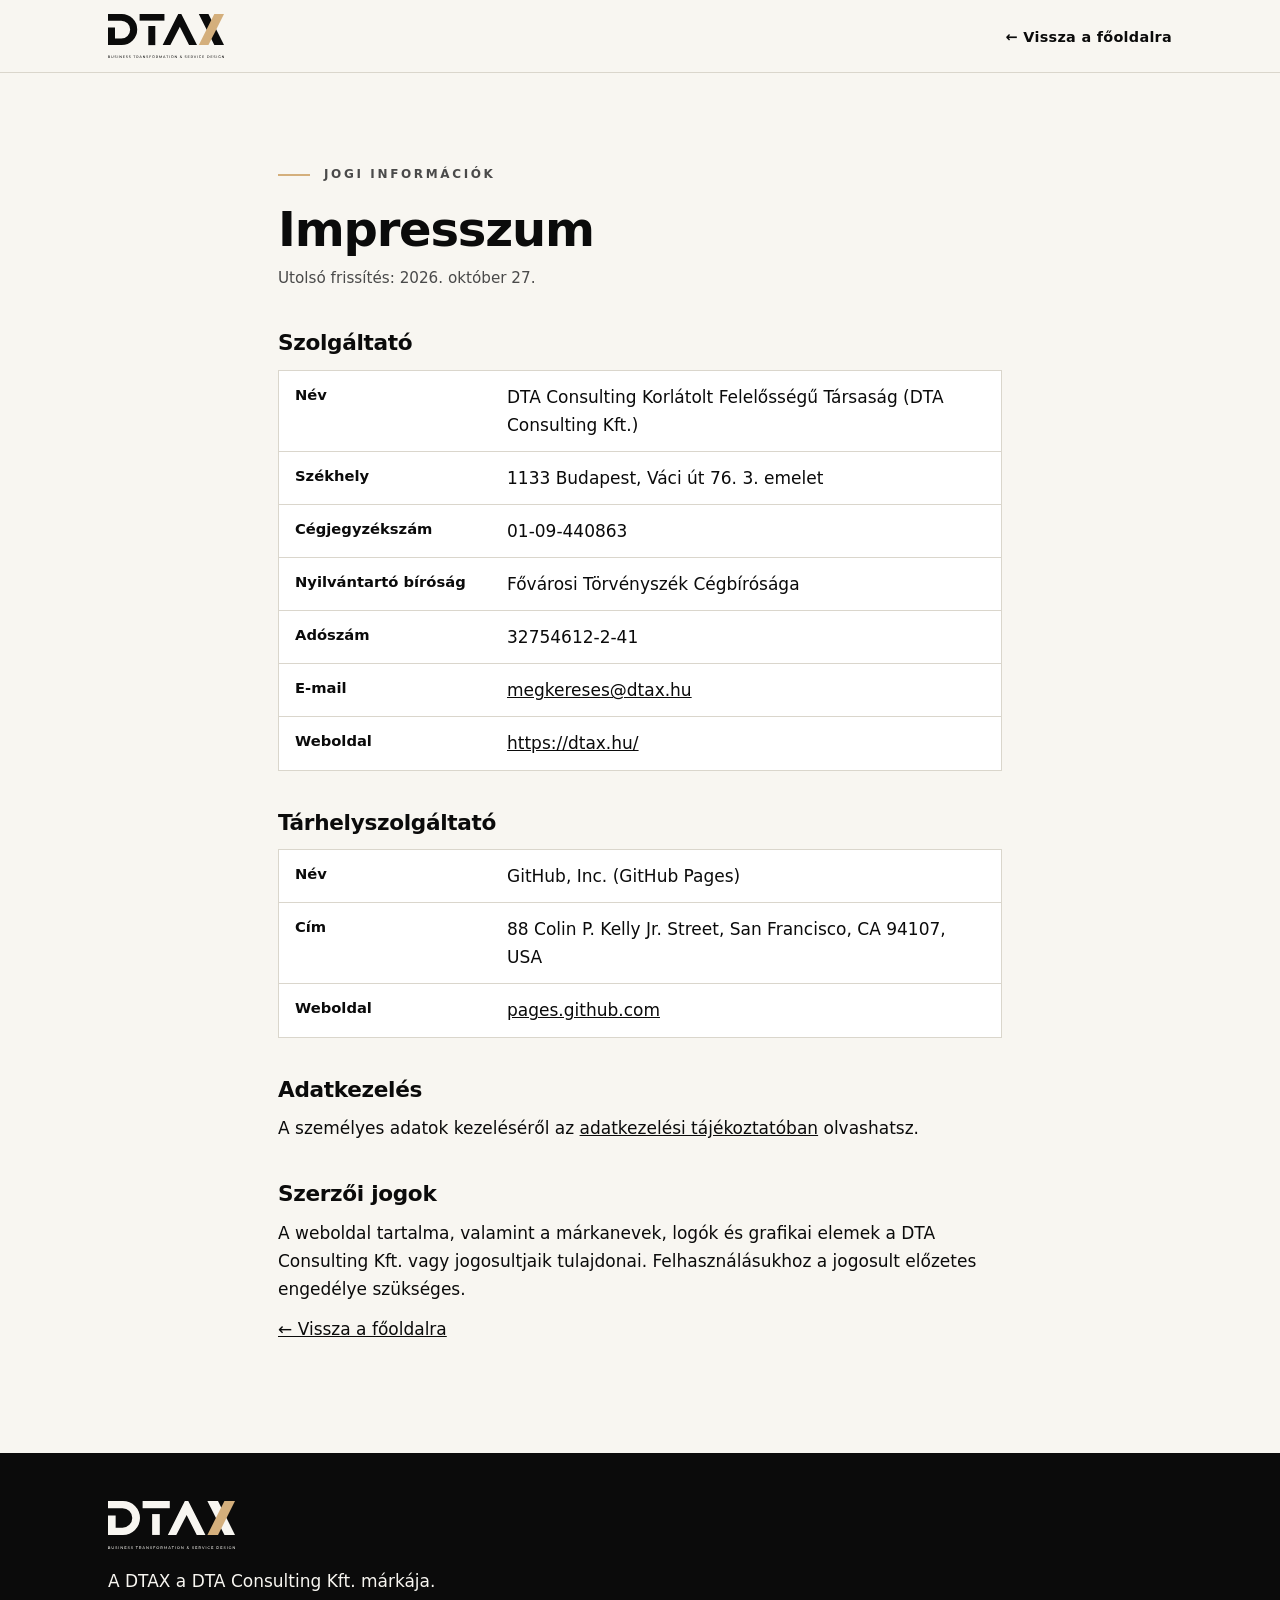
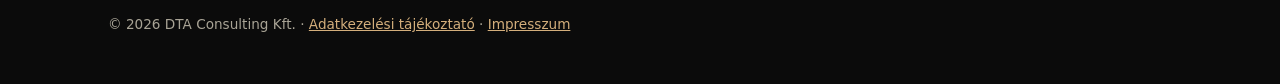
<file: impresszum.html>
<!doctype html>
<html lang="hu">
<head>
  <meta charset="utf-8">
  <meta name="viewport" content="width=device-width, initial-scale=1">
  <title>Impresszum – DTAX</title>
  <meta name="description" content="A DTAX weboldal szolgáltatójának adatai: DTA Consulting Kft.">
  <meta name="theme-color" content="#0B0B0B">
  <link rel="canonical" href="https://dtax.hu/impresszum.html">
  <link rel="icon" href="assets/dtax-avatar-dark.svg" type="image/svg+xml">
  <link rel="apple-touch-icon" href="assets/apple-touch-icon.png">
  <link rel="stylesheet" href="styles.css">
</head>
<body>
  <a class="skip" href="#main">Ugrás a tartalomra</a>

  <header class="site-header">
    <div class="wrap header-inner">
      <a class="logo" href="index.html" aria-label="DTAX – vissza a főoldalra">
        <img src="assets/dtax-logo-light.svg" alt="DTAX" width="200" height="76">
      </a>
      <nav class="site-nav" aria-label="Főmenü">
        <ul><li><a href="index.html">← Vissza a főoldalra</a></li></ul>
      </nav>
    </div>
  </header>

  <main id="main" class="legal">
    <div class="wrap narrow legal-wrap">
      <p class="eyebrow">Jogi információk</p>
      <h1>Impresszum</h1>
      <p class="legal-meta">Utolsó frissítés: 2026. október 27.</p>

      <h2>Szolgáltató</h2>
      <dl class="facts">
        <div><dt>Név</dt><dd>DTA Consulting Korlátolt Felelősségű Társaság (DTA Consulting Kft.)</dd></div>
        <div><dt>Székhely</dt><dd>1133 Budapest, Váci út 76. 3. emelet</dd></div>
        <div><dt>Cégjegyzékszám</dt><dd>01-09-440863</dd></div>
        <div><dt>Nyilvántartó bíróság</dt><dd>Fővárosi Törvényszék Cégbírósága</dd></div>
        <div><dt>Adószám</dt><dd>32754612-2-41</dd></div>
        <div><dt>E-mail</dt><dd><a href="mailto:megkereses@dtax.hu">megkereses@dtax.hu</a></dd></div>
        <div><dt>Weboldal</dt><dd><a href="https://dtax.hu/">https://dtax.hu/</a></dd></div>
      </dl>

      <h2>Tárhelyszolgáltató</h2>
      <dl class="facts">
        <div><dt>Név</dt><dd>GitHub, Inc. (GitHub Pages)</dd></div>
        <div><dt>Cím</dt><dd>88 Colin P. Kelly Jr. Street, San Francisco, CA 94107, USA</dd></div>
        <div><dt>Weboldal</dt><dd><a href="https://pages.github.com/">pages.github.com</a></dd></div>
      </dl>

      <h2>Adatkezelés</h2>
      <p>A személyes adatok kezeléséről az <a href="adatkezelesi-tajekoztato.html">adatkezelési tájékoztatóban</a> olvashatsz.</p>

      <h2>Szerzői jogok</h2>
      <p>A weboldal tartalma, valamint a márkanevek, logók és grafikai elemek a DTA Consulting Kft. vagy jogosultjaik tulajdonai. Felhasználásukhoz a jogosult előzetes engedélye szükséges.</p>

      <p class="legal-back"><a href="index.html">← Vissza a főoldalra</a></p>
    </div>
  </main>

  <footer class="site-footer">
    <div class="wrap footer-inner">
      <img src="assets/dtax-logo-dark.svg" alt="DTAX" width="160" height="61">
      <p>A DTAX a DTA Consulting Kft. márkája.</p>
      <p class="copy">© <span id="year">2026</span> DTA Consulting Kft. · <a href="adatkezelesi-tajekoztato.html">Adatkezelési tájékoztató</a> · <a href="impresszum.html">Impresszum</a></p>
    </div>
  </footer>

  <script data-goatcounter="https://dtax.goatcounter.com/count"
          async src="//gc.zgo.at/count.js"></script>
  <script src="script.js"></script>
</body>
</html>
</file>
<file: styles.css>
:root {
  --ink: #0B0B0B;
  --ivory: #F8F6F1;
  --gold: #D4AF7C;
  --gold-deep: #8A6F3E;
  --graphite: #4A4A4A;
  --surface: #EFEBE2;
  --line: #DAD6CC;
  --maxw: 1160px;
  --gutter: clamp(20px, 5vw, 48px);
  --font: "Montserrat", "Avenir Next", "Segoe UI", system-ui, -apple-system, "Helvetica Neue", Arial, sans-serif;
}

*, *::before, *::after { box-sizing: border-box; }
html { scroll-behavior: smooth; scroll-padding-top: 96px; }
@media (prefers-reduced-motion: reduce) { html { scroll-behavior: auto; } * { transition: none !important; } }

body {
  margin: 0; background: var(--ivory); color: var(--ink);
  font-family: var(--font); font-size: 1.0625rem; line-height: 1.65;
  -webkit-font-smoothing: antialiased;
}
img, svg { max-width: 100%; height: auto; }
a { color: inherit; }
h1, h2, h3, p, ul, ol, dl, dd, figure { margin: 0; }
ul, ol { padding: 0; list-style: none; }

.wrap { width: 100%; max-width: var(--maxw); margin-inline: auto; padding-inline: var(--gutter); }
.wrap.narrow { max-width: 820px; }

:focus-visible { outline: 3px solid var(--gold); outline-offset: 3px; border-radius: 2px; }
.dark :focus-visible, .hero :focus-visible, .site-footer :focus-visible { outline-color: var(--gold); }
.section :focus-visible { outline-color: var(--ink); }

.visually-hidden {
  position: absolute !important; width: 1px; height: 1px; overflow: hidden;
  clip: rect(0 0 0 0); white-space: nowrap;
}
.skip { position: absolute; left: 12px; top: -60px; z-index: 100; background: var(--ink); color: #fff; padding: 10px 16px; text-decoration: none; }
.skip:focus { top: 12px; }

/* Header */
.site-header { position: sticky; top: 0; z-index: 50; background: rgba(248, 246, 241, .94); backdrop-filter: blur(8px); border-bottom: 1px solid var(--line); }
.header-inner { display: flex; align-items: center; justify-content: space-between; min-height: 72px; gap: 16px; }
.logo img { display: block; height: 44px; width: auto; }
.site-nav ul { display: flex; gap: 28px; align-items: center; }
.site-nav a { text-decoration: none; font-size: .9rem; font-weight: 600; letter-spacing: .02em; padding: 8px 0; border-bottom: 2px solid transparent; }
.site-nav a:hover { border-bottom-color: var(--gold); }
.site-nav .nav-cta { background: var(--ink); color: var(--ivory); padding: 10px 18px; border-radius: 2px; border: 0; }
.site-nav .nav-cta:hover { background: #222; }
.nav-toggle { display: none; }

@media (max-width: 760px) {
  .nav-toggle { display: inline-flex; align-items: center; gap: 10px; background: none; border: 1px solid var(--ink); padding: 10px 14px; font: inherit; font-weight: 600; font-size: .85rem; cursor: pointer; color: var(--ink); }
  .nav-toggle-bars, .nav-toggle-bars::before { display: block; width: 18px; height: 2px; background: var(--ink); position: relative; }
  .nav-toggle-bars::before { content: ""; position: absolute; top: -6px; left: 0; }
  .site-nav { display: none; position: absolute; top: 100%; left: 0; right: 0; background: var(--ivory); border-bottom: 1px solid var(--line); padding: 12px var(--gutter) 20px; }
  .site-nav.open { display: block; }
  .site-nav ul { flex-direction: column; align-items: stretch; gap: 4px; }
  .site-nav a { display: block; padding: 12px 0; }
  .site-nav .nav-cta { text-align: center; margin-top: 8px; }
}

/* Typography */
.eyebrow { font-size: .75rem; letter-spacing: .22em; text-transform: uppercase; font-weight: 600; margin-bottom: 20px; display: flex; align-items: center; gap: 14px; color: var(--graphite); }
.eyebrow::before { content: ""; width: 32px; height: 2px; background: var(--gold); flex: none; }
h1 { font-size: clamp(2.75rem, 7vw, 5.25rem); line-height: 1.03; letter-spacing: -.025em; font-weight: 700; }
h2 { font-size: clamp(1.7rem, 3.4vw, 2.6rem); line-height: 1.15; letter-spacing: -.015em; font-weight: 700; max-width: 22ch; }
h3 { font-size: 1.2rem; line-height: 1.3; font-weight: 700; }
.lead { font-size: clamp(1.1rem, 1.6vw, 1.3rem); max-width: 56ch; margin-top: 28px; }
.section-lead { max-width: 62ch; margin-top: 18px; color: var(--graphite); }

/* Hero */
.hero { background: var(--ink); color: var(--ivory); padding: clamp(64px, 12vw, 140px) 0; }
.hero .eyebrow { color: #cfc9bb; }
.hero h1 { color: var(--ivory); }
.hero h1::after { content: ""; display: block; width: 96px; height: 4px; background: var(--gold); margin-top: 28px; }
.hero-actions { display: flex; flex-wrap: wrap; gap: 14px; margin-top: 40px; }

.btn { display: inline-block; text-decoration: none; font: inherit; font-weight: 700; font-size: .95rem; padding: 15px 26px; border: 2px solid transparent; border-radius: 2px; cursor: pointer; transition: background .15s, color .15s, border-color .15s; }
.btn-gold { background: var(--gold); color: var(--ink); }
.btn-gold:hover { background: #e2c391; }
.btn-ghost { border-color: var(--ivory); color: var(--ivory); background: transparent; }
.btn-ghost:hover { background: var(--ivory); color: var(--ink); }
.btn-ink { background: var(--ink); color: var(--ivory); }
.btn-ink:hover { background: #2a2a2a; }
.btn-line { background: transparent; color: var(--ink); border-color: var(--ink); }
.btn-line:hover { background: var(--ink); color: var(--ivory); }
.btn-link { background: none; color: var(--graphite); text-decoration: underline; padding-inline: 10px; }

/* Sections */
.section { padding: clamp(56px, 9vw, 110px) 0; }
.section.alt { background: var(--surface); }
.section.dark { background: var(--ink); color: var(--ivory); }
.section.dark .eyebrow { color: #cfc9bb; }
.section.dark p { max-width: 62ch; margin-top: 24px; font-size: 1.1rem; }
.sub { margin-top: 56px; margin-bottom: 20px; }

.cards { display: grid; gap: 20px; margin-top: 40px; }
.cards.three { grid-template-columns: repeat(auto-fit, minmax(260px, 1fr)); }
.card { background: #fff; border: 1px solid var(--line); border-top: 4px solid var(--gold); padding: 28px; display: flex; flex-direction: column; gap: 12px; }
.card-tag { font-weight: 700; font-size: .8rem; letter-spacing: .12em; color: var(--gold-deep); }
.card p { color: var(--graphite); font-size: 1rem; }

.two-col { display: grid; gap: 40px; grid-template-columns: repeat(auto-fit, minmax(280px, 1fr)); margin-top: 36px; }
.two-col p { margin-top: 10px; color: var(--graphite); }

.packages { display: grid; gap: 20px; grid-template-columns: repeat(auto-fit, minmax(300px, 1fr)); margin-top: 40px; }
.package { border: 1px solid var(--ink); padding: 28px; background: #fff; }
.package.dark { background: var(--ink); color: var(--ivory); }
.package-kicker { font-size: .72rem; letter-spacing: .18em; text-transform: uppercase; font-weight: 700; color: var(--gold-deep); margin-bottom: 8px; }
.package.dark .package-kicker { color: var(--gold); }
.package-phases { font-weight: 700; margin: 6px 0 12px; }
.package p { font-size: 1rem; }
.package h3 { margin-bottom: 10px; }

.table-wrap { overflow-x: auto; margin-top: 40px; border: 1px solid var(--line); background: #fff; }
.phases { width: 100%; border-collapse: collapse; min-width: 720px; font-size: .95rem; }
.phases th, .phases td { text-align: left; vertical-align: top; padding: 14px 16px; border-bottom: 1px solid var(--line); }
.phases thead th { background: var(--ink); color: var(--ivory); font-size: .8rem; letter-spacing: .08em; text-transform: uppercase; }
.phases tbody th { white-space: nowrap; }
.phases tbody tr:last-child > * { border-bottom: 0; }

.principles { display: grid; gap: 16px; grid-template-columns: repeat(auto-fit, minmax(300px, 1fr)); counter-reset: p; }
.principles li { counter-increment: p; padding-left: 52px; position: relative; color: var(--graphite); }
.principles li::before { content: counter(p); position: absolute; left: 0; top: 0; width: 34px; height: 34px; border-radius: 50%; background: var(--ink); color: var(--gold); font-weight: 700; display: grid; place-items: center; font-size: .9rem; }
.principles strong { color: var(--ink); }

/* Assessment */
.privacy-note { margin-top: 14px; font-size: .92rem; color: var(--graphite); border-left: 3px solid var(--gold); padding-left: 14px; }
#assessment { margin-top: 36px; }
fieldset { border: 0; padding: 0; margin: 0 0 36px; min-width: 0; }
.fs-title { font-size: .75rem; letter-spacing: .2em; text-transform: uppercase; font-weight: 700; color: var(--gold-deep); padding: 0; margin-bottom: 14px; display: block; }
.q { border: 1px solid var(--line); background: #fff; padding: 20px 22px; margin-bottom: 14px; }
.q legend, .q .q-label { font-weight: 600; padding: 0 6px; margin-left: -6px; }
.q .q-label { display: block; margin-bottom: 10px; padding: 0; margin-left: 0; }
.q.invalid { border-color: #a4262c; box-shadow: 0 0 0 1px #a4262c; }
.opts { display: flex; flex-wrap: wrap; gap: 10px; margin-top: 12px; }
.opt { position: relative; }
.opt input { position: absolute; opacity: 0; inset: 0; width: 100%; height: 100%; margin: 0; cursor: pointer; }
.opt span { display: block; padding: 10px 16px; border: 1.5px solid var(--ink); border-radius: 2px; font-size: .95rem; font-weight: 600; background: #fff; min-width: 48px; text-align: center; }
.opt input:checked + span { background: var(--ink); color: var(--ivory); border-color: var(--ink); }
.opt input:focus-visible + span { outline: 3px solid var(--gold); outline-offset: 2px; }
.scale-key { display: flex; justify-content: space-between; font-size: .8rem; color: var(--graphite); margin-top: 8px; max-width: 360px; }
.scale .opts { max-width: 360px; }
.scale .opt { flex: 1; }
textarea, input[type="text"] { width: 100%; font: inherit; padding: 12px 14px; border: 1.5px solid var(--ink); border-radius: 2px; background: #fff; color: var(--ink); }
textarea { min-height: 84px; resize: vertical; }
.opt-note { font-weight: 400; color: var(--graphite); font-size: .85rem; }
.form-error { color: #a4262c; font-weight: 600; margin-bottom: 14px; }
.form-actions { display: flex; flex-wrap: wrap; align-items: center; gap: 10px; }

/* Result */
.result { margin-top: 48px; border: 2px solid var(--ink); background: #fff; padding: clamp(22px, 4vw, 40px); scroll-margin-top: 100px; }
.result:focus { outline: none; }
.result h3 { font-size: 1.5rem; margin-bottom: 8px; }
.result h4 { margin: 28px 0 10px; font-size: 1rem; letter-spacing: .02em; }
.bars { display: grid; gap: 16px; margin-top: 18px; }
.bar-row .bar-head { display: flex; justify-content: space-between; font-weight: 600; font-size: .95rem; margin-bottom: 6px; gap: 12px; }
.bar { height: 14px; background: var(--surface); border: 1px solid var(--line); border-radius: 2px; overflow: hidden; }
.bar > i { display: block; height: 100%; background: var(--ink); }
.bar-row.low .bar > i { background: var(--gold); }
.bar-row.low .bar-head::after { content: "← itt érdemes kezdeni"; font-weight: 600; color: var(--gold-deep); font-size: .85rem; }
.bar-row.low .bar-head { flex-wrap: wrap; }
.entry { background: var(--ink); color: var(--ivory); padding: 22px 24px; margin-top: 24px; border-left: 6px solid var(--gold); }
.entry strong { color: var(--gold); }
.entry p + p { margin-top: 10px; }
.note { margin-top: 18px; padding: 14px 16px; background: var(--surface); font-size: .95rem; }
.share textarea { min-height: 220px; font-size: .85rem; font-family: ui-monospace, Menlo, Consolas, monospace; }
.share-actions { display: flex; flex-wrap: wrap; gap: 10px; margin-top: 12px; }
.copied { font-weight: 600; color: var(--gold-deep); align-self: center; }

/* Footer */
.site-footer { background: var(--ink); color: var(--ivory); padding: 48px 0; }
.footer-inner { display: grid; gap: 10px; }
.footer-inner img { height: 48px; width: auto; margin-bottom: 8px; }
.footer-inner .copy { color: #a9a496; font-size: .85rem; margin-top: 8px; }
.site-footer a { color: var(--gold); }

@media print {
  .site-header, .hero-actions, .form-actions, .site-footer, .share-actions { display: none !important; }
  .hero { padding: 24px 0; }
}

/* Kiegészítések */
.hero-note { margin-top: 18px; font-size: .92rem; color: #cfc9bb; }
.outcomes { display: grid; gap: 28px; grid-template-columns: repeat(auto-fit, minmax(240px, 1fr)); margin-top: 40px; }
.outcomes li { border-top: 3px solid var(--gold); padding-top: 16px; }
.outcomes p { margin-top: 8px; color: var(--graphite); font-size: 1rem; }
.steps { display: grid; gap: 24px; margin-top: 36px; max-width: 760px; }
.steps li { display: flex; gap: 18px; align-items: flex-start; }
.step-n { flex: none; width: 38px; height: 38px; border-radius: 50%; background: var(--ink); color: var(--gold); font-weight: 700; display: grid; place-items: center; }
.steps p { margin-top: 4px; color: var(--graphite); }
.packages { margin-top: 48px; }
.contact-line { margin-top: 24px; }
.lead-2 { margin-top: 18px; }
.symptoms { display: grid; gap: 14px; margin-top: 36px; max-width: 760px; }
.symptoms li { position: relative; padding: 4px 0 4px 34px; font-size: 1.1rem; }
.symptoms li::before { content: ""; position: absolute; left: 0; top: .72em; width: 20px; height: 3px; background: var(--gold); }
.areas { display: grid; gap: 28px; grid-template-columns: repeat(auto-fit, minmax(260px, 1fr)); margin-top: 40px; }
.areas li { border-top: 3px solid var(--ink); padding-top: 16px; }
.area-n { display: block; font-weight: 700; color: var(--gold-deep); margin-bottom: 6px; }
.areas p { margin-top: 8px; color: var(--graphite); font-size: 1rem; }

/* Közösen: kézzel húzott arany aláhúzás */
.hl { position: relative; display: inline-block; white-space: nowrap; padding-bottom: .12em; }
.hl::after {
  content: ""; position: absolute; left: -2%; right: -2%; bottom: -.04em; height: .34em;
  background: url("data:image/svg+xml,%3Csvg xmlns='http://www.w3.org/2000/svg' viewBox='0 0 300 14' preserveAspectRatio='none'%3E%3Cpath d='M3 9 C 45 3, 95 12, 150 6 S 245 10, 297 4' fill='none' stroke='%23D4AF7C' stroke-width='5' stroke-linecap='round'/%3E%3C/svg%3E") no-repeat center / 100% 100%;
  transform-origin: left center; animation: hl-draw .9s .2s ease-out both;
}
@keyframes hl-draw { from { transform: scaleX(0); } to { transform: scaleX(1); } }
@media (prefers-reduced-motion: reduce) { .hl::after { animation: none; } }

.symptoms-note { margin-top: 28px; max-width: 60ch; color: var(--graphite); }
.contact-alt { margin-top: 16px; font-size: .95rem; color: var(--graphite); }
.footer-links { display: flex; flex-wrap: wrap; gap: 8px 22px; margin: 6px 0; }
.footer-links a, .footer-inner .copy a { color: var(--gold); }
.package p + p { margin-top: 12px; }

/* Jogi oldal */
.legal { padding: clamp(40px, 7vw, 80px) 0 clamp(56px, 9vw, 110px); }
.legal h1 { font-size: clamp(2rem, 4.5vw, 3rem); }
.legal-meta { color: var(--graphite); margin: 10px 0 28px; font-size: .95rem; }
.legal h2 { font-size: 1.35rem; max-width: none; margin: 40px 0 12px; }
.legal h3 { font-size: 1.05rem; margin: 26px 0 8px; }
.legal p { margin-top: 12px; max-width: 70ch; }
.legal .facts { margin: 14px 0; border: 1px solid var(--line); background: #fff; }
.legal .facts div { display: grid; grid-template-columns: 200px 1fr; gap: 12px; padding: 12px 16px; border-bottom: 1px solid var(--line); }
.legal .facts div:last-child { border-bottom: 0; }
.legal dt { font-weight: 700; font-size: .92rem; }
.legal dd { margin: 0; }
@media (max-width: 560px) { .legal .facts div { grid-template-columns: 1fr; gap: 2px; } }
.legal-list { display: grid; gap: 8px; margin: 12px 0; padding-left: 20px; list-style: disc; max-width: 70ch; }
.legal-back { margin-top: 40px; }
</file>
